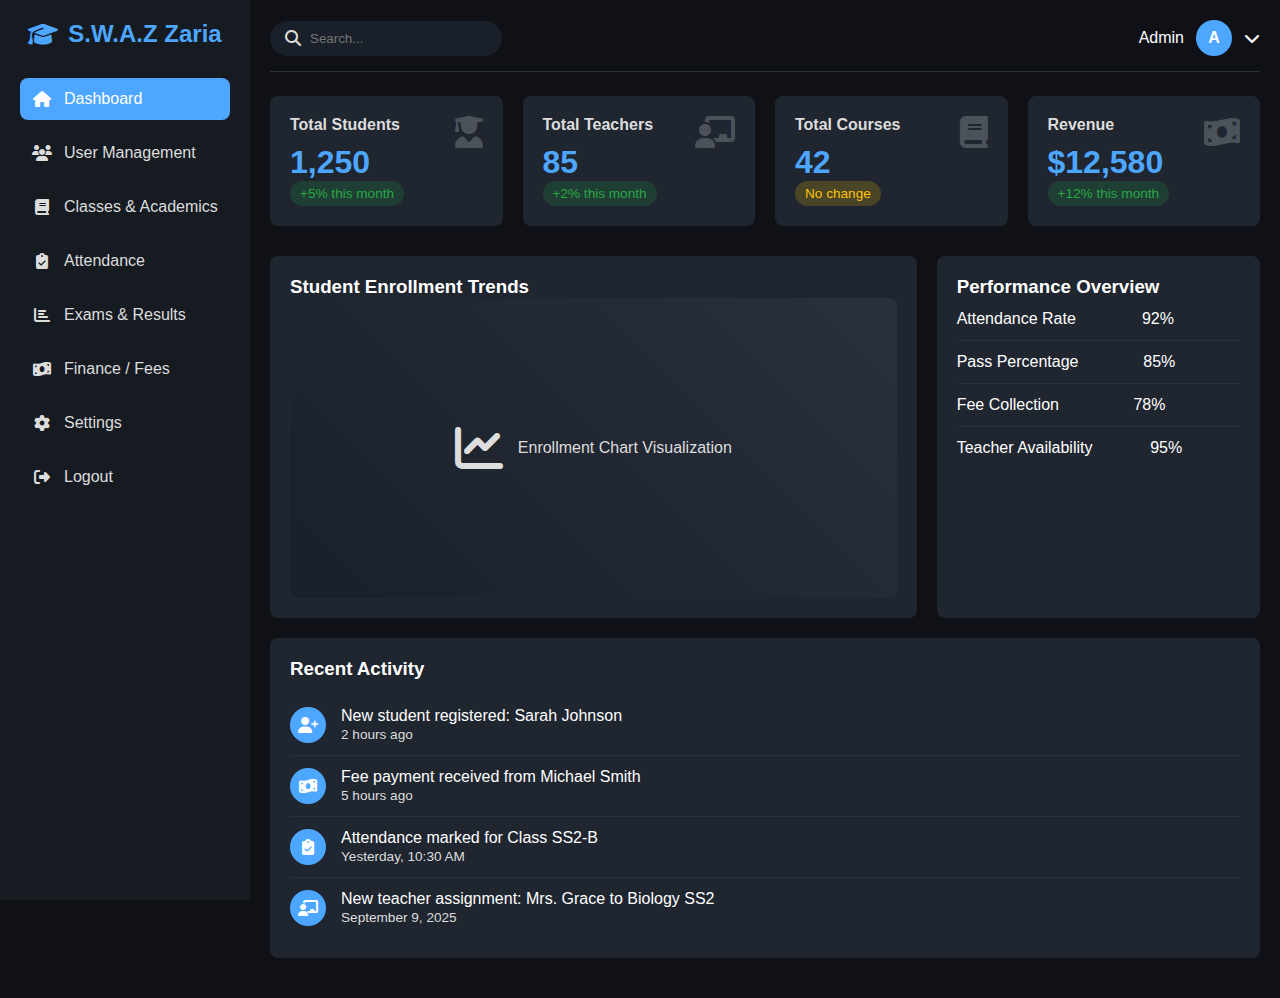
<file: admin/admin_dashboard.html>
<!DOCTYPE html>
<html lang="en">
<head>
  <meta charset="UTF-8">
  <meta name="viewport" content="width=device-width, initial-scale=1.0">
  <title>Admin Dashboard - S.W.A.Z Zaria</title>
  <link rel="stylesheet" href="https://cdnjs.cloudflare.com/ajax/libs/font-awesome/6.4.0/css/all.min.css">
  
  <style>
    :root {
      --primary-bg: #0f1117;
      --sidebar-bg: #161b22;
      --card-bg: #1f2630;
      --accent-color: #4da6ff;
      --hover-color: #3a8bd8;
      --text-color: #fff;
      --text-secondary: #ddd;
      --success-color: #28a745;
      --warning-color: #ffc107;
      --danger-color: #e74c3c;
      --border-radius: 8px;
    }

    * {
      box-sizing: border-box;
      margin: 0;
      padding: 0;
    }

    body {
      font-family: 'Segoe UI', Tahoma, Geneva, Verdana, sans-serif;
      background: var(--primary-bg);
      color: var(--text-color);
      display: flex;
      min-height: 100vh;
      position: relative;
    }

    /* Sidebar */
    .sidebar {
      width: 250px;
      background: var(--sidebar-bg);
      padding: 20px;
      height: 100vh;
      position: fixed;
      top: 0;
      left: 0;
      transition: transform 0.3s ease;
      overflow-y: auto;
      z-index: 1000;
    }

    .sidebar .logo {
      color: var(--accent-color);
      text-align: center;
      margin-bottom: 30px;
      display: flex;
      align-items: center;
      justify-content: center;
      gap: 10px;
    }

    .logo-icon {
      font-size: 1.5rem;
    }

    .sidebar .nav-links {
      list-style: none;
      padding: 0;
      margin: 0;
    }

    .sidebar .nav-links li {
      margin: 12px 0;
    }

    .sidebar .nav-links a {
      text-decoration: none;
      color: var(--text-secondary);
      display: flex;
      align-items: center;
      gap: 12px;
      font-weight: 500;
      padding: 12px;
      border-radius: var(--border-radius);
      transition: all 0.3s;
    }

    .sidebar .nav-links a:hover {
      background: var(--accent-color);
      color: var(--text-color);
    }

    .sidebar .nav-links a.active {
      background: var(--accent-color);
      color: var(--text-color);
    }

    .sidebar .nav-links i {
      width: 20px;
      text-align: center;
    }

    /* Overlay for mobile */
    .overlay {
      display: none;
      position: fixed;
      top: 0;
      left: 0;
      width: 100%;
      height: 100%;
      background: rgba(0, 0, 0, 0.5);
      z-index: 999;
    }

    /* Main content */
    .main-content {
      flex: 1;
      margin-left: 250px;
      padding: 20px;
      transition: margin-left 0.3s ease;
    }

    /* Topbar */
    .topbar {
      display: flex;
      justify-content: space-between;
      align-items: center;
      margin-bottom: 24px;
      padding-bottom: 15px;
      border-bottom: 1px solid #2a303c;
    }

    .search-box {
      position: relative;
      flex: 1;
      max-width: 400px;
    }

    .search-box input {
      padding: 10px 15px 10px 40px;
      border-radius: 20px;
      border: none;
      outline: none;
      width: 100%;
      background: #1a2029;
      color: var(--text-color);
    }

    .search-box i {
      position: absolute;
      left: 15px;
      top: 50%;
      transform: translateY(-50%);
      color: var(--text-secondary);
    }

    .profile {
      display: flex;
      align-items: center;
      gap: 12px;
      margin-left: 20px;
    }

    .profile-img {
      width: 36px;
      height: 36px;
      border-radius: 50%;
      background: #4da6ff;
      display: flex;
      align-items: center;
      justify-content: center;
      font-weight: bold;
    }

    .hamburger {
      cursor: pointer;
      font-size: 24px;
      margin-right: 15px;
      display: none;
    }

    /* Cards */
    .cards {
      display: grid;
      grid-template-columns: repeat(auto-fit, minmax(220px, 1fr));
      gap: 20px;
      margin-bottom: 30px;
    }

    .card {
      background: var(--card-bg);
      padding: 20px;
      border-radius: var(--border-radius);
      transition: transform 0.3s;
      position: relative;
      overflow: hidden;
    }

    .card:hover {
      transform: translateY(-5px);
      box-shadow: 0 5px 15px rgba(0, 0, 0, 0.2);
    }

    .card h3 {
      font-size: 1rem;
      margin-bottom: 10px;
      color: var(--text-secondary);
    }

    .card p {
      font-size: 2rem;
      font-weight: bold;
      color: var(--accent-color);
    }

    .card-icon {
      position: absolute;
      right: 20px;
      top: 20px;
      font-size: 2rem;
      opacity: 0.2;
    }

    /* Charts and Stats */
    .stats-container {
      display: grid;
      grid-template-columns: 2fr 1fr;
      gap: 20px;
      margin-bottom: 20px;
    }

    .chart-container, .quick-stats {
      background: var(--card-bg);
      padding: 20px;
      border-radius: var(--border-radius);
    }

    .chart-placeholder {
      height: 300px;
      background: linear-gradient(45deg, #1a2029, #2a303c);
      border-radius: var(--border-radius);
      display: flex;
      align-items: center;
      justify-content: center;
      color: var(--text-secondary);
    }

    .stats-list {
      list-style: none;
    }

    .stats-list li {
      padding: 12px 0;
      border-bottom: 1px solid #2a303c;
      display: flex;
      justify-content: space-between;
    }

    .stats-list li:last-child {
      border-bottom: none;
    }

    .progress-bar {
      height: 8px;
      background: #2a303c;
      border-radius: 4px;
      margin-top: 5px;
      overflow: hidden;
    }

    .progress {
      height: 100%;
      border-radius: 4px;
    }

    /* Recent Activity */
    .activity-container {
      background: var(--card-bg);
      padding: 20px;
      border-radius: var(--border-radius);
      margin-bottom: 20px;
    }

    .activity-list {
      list-style: none;
      margin-top: 15px;
    }

    .activity-list li {
      padding: 12px 0;
      border-bottom: 1px solid #2a303c;
      display: flex;
      gap: 15px;
    }

    .activity-list li:last-child {
      border-bottom: none;
    }

    .activity-icon {
      width: 36px;
      height: 36px;
      border-radius: 50%;
      background: var(--accent-color);
      display: flex;
      align-items: center;
      justify-content: center;
      flex-shrink: 0;
    }

    .activity-content {
      flex: 1;
    }

    .activity-time {
      color: var(--text-secondary);
      font-size: 0.85rem;
    }

    /* Mobile first adjustments */
    @media screen and (max-width: 992px) {
      .cards {
        grid-template-columns: repeat(2, 1fr);
      }
      
      .stats-container {
        grid-template-columns: 1fr;
      }
    }

    @media screen and (max-width: 768px) {
      .sidebar {
        transform: translateX(-100%);
        box-shadow: 2px 0 10px rgba(0, 0, 0, 0.2);
      }
      
      .sidebar.active {
        transform: translateX(0);
      }
      
      .overlay.active {
        display: block;
      }
      
      .main-content {
        margin-left: 0;
        width: 100%;
      }
      
      .hamburger {
        display: block;
      }
      
      .cards {
        grid-template-columns: 1fr;
      }
    }

    @media screen and (max-width: 576px) {
      .topbar {
        flex-direction: column;
        align-items: flex-start;
        gap: 15px;
      }
      
      .search-box {
        max-width: 100%;
      }
      
      .profile {
        margin-left: 0;
        align-self: flex-end;
      }
    }

    /* Status indicators */
    .status {
      display: inline-block;
      padding: 5px 10px;
      border-radius: 20px;
      font-size: 0.85rem;
    }
    
    .status-success {
      background: rgba(40, 167, 69, 0.2);
      color: #28a745;
    }
    
    .status-warning {
      background: rgba(255, 193, 7, 0.2);
      color: #ffc107;
    }
    
    .status-danger {
      background: rgba(231, 76, 60, 0.2);
      color: #e74c3c;
    }
  </style>
</head>
<body>
  <!-- Overlay for mobile -->
  <div class="overlay" id="overlay"></div>

  <!-- Sidebar -->
  <div class="sidebar" id="sidebar">
    <div class="logo">
      <i class="fas fa-graduation-cap logo-icon"></i>
      <h2>S.W.A.Z Zaria</h2>
    </div>
    <ul class="nav-links">
      <li><a href="admin_dashboard.html" class="active"><i class="fas fa-home"></i> Dashboard</a></li>
      <li><a href="User_management.html"><i class="fas fa-users"></i> User Management</a></li>
      <li><a href="classes.html"><i class="fas fa-book"></i> Classes & Academics</a></li>
      <li><a href="attendance.html"><i class="fas fa-clipboard-check"></i> Attendance</a></li>
      <li><a href="exams.html"><i class="fas fa-chart-bar"></i> Exams & Results</a></li>
      <li><a href="finance.html"><i class="fas fa-money-bill-wave"></i> Finance / Fees</a></li>
      <li><a href="#"><i class="fas fa-cog"></i> Settings</a></li>
      <li><a href="#"><i class="fas fa-sign-out-alt"></i> Logout</a></li>
    </ul>
  </div>

  <!-- Main content -->
  <div class="main-content" id="main-content">
    <div class="topbar">
      <div class="left-section">
        <span class="hamburger" id="hamburger">
          <i class="fas fa-bars">&#9776;</i>
        </span>
        <div class="search-box">
          <i class="fas fa-search"></i>
          <input type="text" placeholder="Search...">
        </div>
      </div>
      <div class="profile">
        <span>Admin</span>
        <div class="profile-img">A</div>
        <i class="fas fa-chevron-down"></i>
      </div>
    </div>

    <!-- Overview Cards -->
    <div class="cards">
      <div class="card">
        <i class="fas fa-user-graduate card-icon"></i>
        <h3>Total Students</h3>
        <p>1,250</p>
        <span class="status status-success">+5% this month</span>
      </div>
      <div class="card">
        <i class="fas fa-chalkboard-teacher card-icon"></i>
        <h3>Total Teachers</h3>
        <p>85</p>
        <span class="status status-success">+2% this month</span>
      </div>
      <div class="card">
        <i class="fas fa-book card-icon"></i>
        <h3>Total Courses</h3>
        <p>42</p>
        <span class="status status-warning">No change</span>
      </div>
      <div class="card">
        <i class="fas fa-money-bill-wave card-icon"></i>
        <h3>Revenue</h3>
        <p>$12,580</p>
        <span class="status status-success">+12% this month</span>
      </div>
    </div>

    <!-- Charts and Stats -->
    <div class="stats-container">
      <div class="chart-container">
        <h3>Student Enrollment Trends</h3>
        <div class="chart-placeholder">
          <i class="fas fa-chart-line" style="font-size: 3rem; margin-right: 15px;"></i>
          Enrollment Chart Visualization
        </div>
      </div>
      
      <div class="quick-stats">
        <h3>Performance Overview</h3>
        <ul class="stats-list">
          <li>
            <span>Attendance Rate</span>
            <span>92%</span>
            <div class="progress-bar">
              <div class="progress" style="width: 92%; background: var(--success-color);"></div>
            </div>
          </li>
          <li>
            <span>Pass Percentage</span>
            <span>85%</span>
            <div class="progress-bar">
              <div class="progress" style="width: 85%; background: var(--accent-color);"></div>
            </div>
          </li>
          <li>
            <span>Fee Collection</span>
            <span>78%</span>
            <div class="progress-bar">
              <div class="progress" style="width: 78%; background: var(--warning-color);"></div>
            </div>
          </li>
          <li>
            <span>Teacher Availability</span>
            <span>95%</span>
            <div class="progress-bar">
              <div class="progress" style="width: 95%; background: var(--success-color);"></div>
            </div>
          </li>
        </ul>
      </div>
    </div>

    <!-- Recent Activity -->
    <div class="activity-container">
      <h3>Recent Activity</h3>
      <ul class="activity-list">
        <li>
          <div class="activity-icon">
            <i class="fas fa-user-plus"></i>
          </div>
          <div class="activity-content">
            <p>New student registered: Sarah Johnson</p>
            <span class="activity-time">2 hours ago</span>
          </div>
        </li>
        <li>
          <div class="activity-icon">
            <i class="fas fa-money-bill-wave"></i>
          </div>
          <div class="activity-content">
            <p>Fee payment received from Michael Smith</p>
            <span class="activity-time">5 hours ago</span>
          </div>
        </li>
        <li>
          <div class="activity-icon">
            <i class="fas fa-clipboard-check"></i>
          </div>
          <div class="activity-content">
            <p>Attendance marked for Class SS2-B</p>
            <span class="activity-time">Yesterday, 10:30 AM</span>
          </div>
        </li>
        <li>
          <div class="activity-icon">
            <i class="fas fa-chalkboard-teacher"></i>
          </div>
          <div class="activity-content">
            <p>New teacher assignment: Mrs. Grace to Biology SS2</p>
            <span class="activity-time">September 9, 2025</span>
          </div>
        </li>
      </ul>
    </div>
  </div>

  <!-- JS -->
  <script>
    document.addEventListener('DOMContentLoaded', function() {
      const hamburger = document.getElementById("hamburger");
      const sidebar = document.getElementById("sidebar");
      const overlay = document.getElementById("overlay");
      
      // Sidebar toggle with overlay
      function toggleSidebar() {
        sidebar.classList.toggle("active");
        overlay.classList.toggle("active");
        document.body.classList.toggle("no-scroll");
      }
      
      hamburger.addEventListener("click", toggleSidebar);
      overlay.addEventListener("click", toggleSidebar);
      
      // Handle window resize
      function handleResize() {
        if (window.innerWidth > 768) {
          sidebar.classList.remove("active");
          overlay.classList.remove("active");
        }
      }
      
      window.addEventListener('resize', handleResize);
      
      // Simulate loading data
      setTimeout(() => {
        document.querySelectorAll('.card').forEach(card => {
          card.style.transform = 'translateY(0)';
          card.style.opacity = '1';
        });
      }, 300);
    });
  </script>
</body>
</html>
</file>
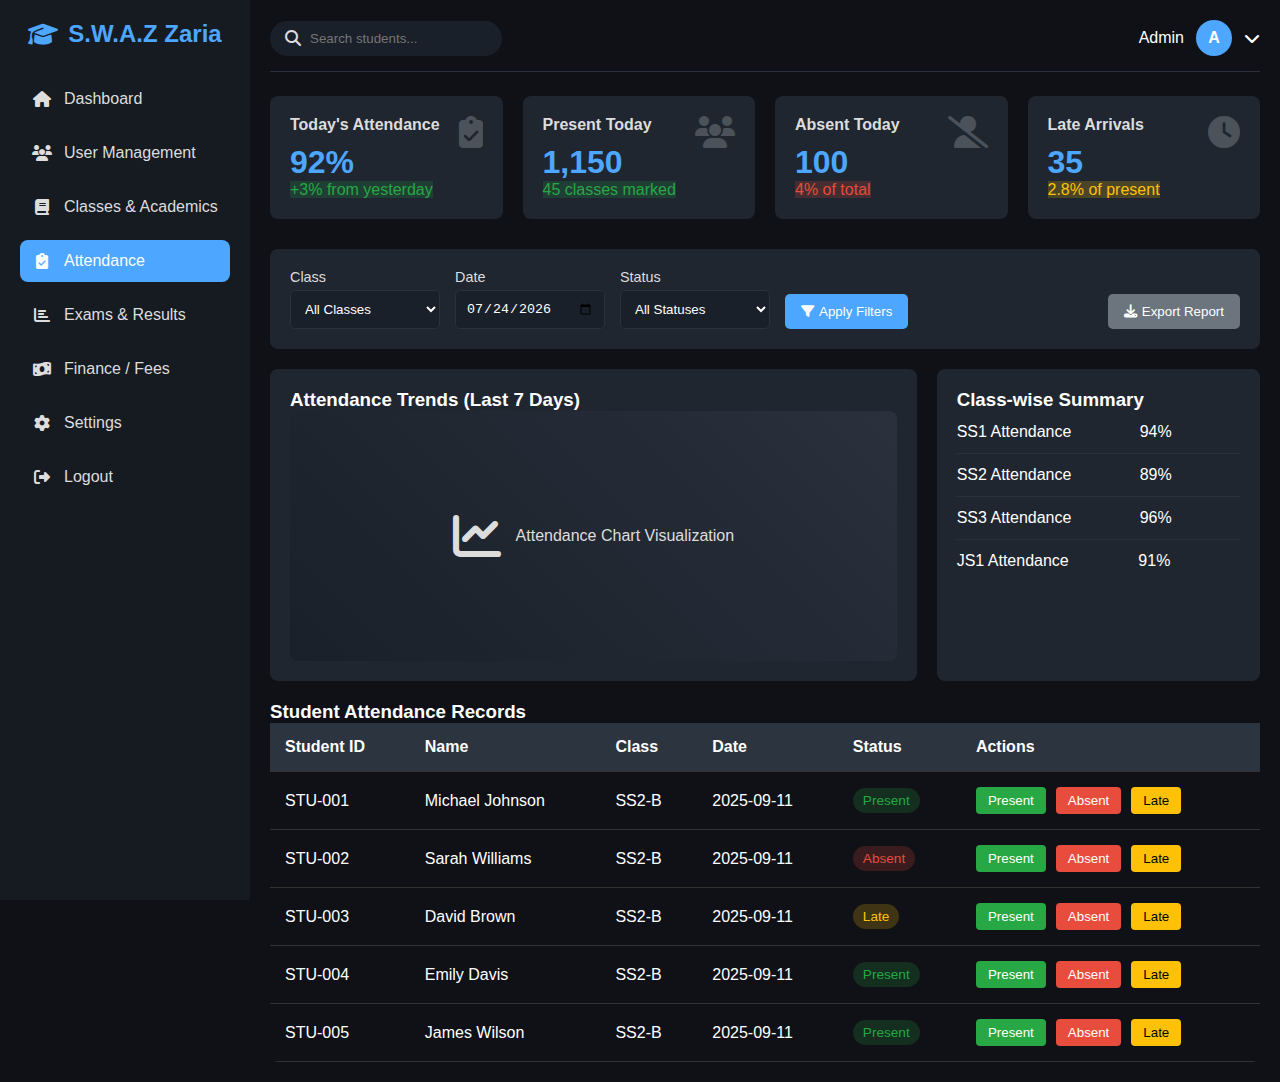
<file: admin/attendance.html>
<!DOCTYPE html>
<html lang="en">
<head>
  <meta charset="UTF-8">
  <meta name="viewport" content="width=device-width, initial-scale=1.0">
  <title>Attendance Management - S.W.A.Z Zaria</title>
  <link rel="stylesheet" href="https://cdnjs.cloudflare.com/ajax/libs/font-awesome/6.4.0/css/all.min.css">
  
  <style>
    :root {
      --primary-bg: #0f1117;
      --sidebar-bg: #161b22;
      --card-bg: #1f2630;
      --accent-color: #4da6ff;
      --hover-color: #3a8bd8;
      --text-color: #fff;
      --text-secondary: #ddd;
      --success-color: #28a745;
      --warning-color: #ffc107;
      --danger-color: #e74c3c;
      --border-radius: 8px;
    }

    * {
      box-sizing: border-box;
      margin: 0;
      padding: 0;
    }

    body {
      font-family: 'Segoe UI', Tahoma, Geneva, Verdana, sans-serif;
      background: var(--primary-bg);
      color: var(--text-color);
      display: flex;
      min-height: 100vh;
      position: relative;
    }

    /* Sidebar */
    .sidebar {
      width: 250px;
      background: var(--sidebar-bg);
      padding: 20px;
      height: 100vh;
      position: fixed;
      top: 0;
      left: 0;
      transition: transform 0.3s ease;
      overflow-y: auto;
      z-index: 1000;
    }

    .sidebar .logo {
      color: var(--accent-color);
      text-align: center;
      margin-bottom: 30px;
      display: flex;
      align-items: center;
      justify-content: center;
      gap: 10px;
    }

    .logo-icon {
      font-size: 1.5rem;
    }

    .sidebar .nav-links {
      list-style: none;
      padding: 0;
      margin: 0;
    }

    .sidebar .nav-links li {
      margin: 12px 0;
    }

    .sidebar .nav-links a {
      text-decoration: none;
      color: var(--text-secondary);
      display: flex;
      align-items: center;
      gap: 12px;
      font-weight: 500;
      padding: 12px;
      border-radius: var(--border-radius);
      transition: all 0.3s;
    }

    .sidebar .nav-links a:hover {
      background: var(--accent-color);
      color: var(--text-color);
    }

    .sidebar .nav-links a.active {
      background: var(--accent-color);
      color: var(--text-color);
    }

    .sidebar .nav-links i {
      width: 20px;
      text-align: center;
    }

    /* Overlay for mobile */
    .overlay {
      display: none;
      position: fixed;
      top: 0;
      left: 0;
      width: 100%;
      height: 100%;
      background: rgba(0, 0, 0, 0.5);
      z-index: 999;
    }

    /* Main content */
    .main-content {
      flex: 1;
      margin-left: 250px;
      padding: 20px;
      transition: margin-left 0.3s ease;
    }

    /* Topbar */
    .topbar {
      display: flex;
      justify-content: space-between;
      align-items: center;
      margin-bottom: 24px;
      padding-bottom: 15px;
      border-bottom: 1px solid #2a303c;
    }

    .search-box {
      position: relative;
      flex: 1;
      max-width: 400px;
    }

    .search-box input {
      padding: 10px 15px 10px 40px;
      border-radius: 20px;
      border: none;
      outline: none;
      width: 100%;
      background: #1a2029;
      color: var(--text-color);
    }

    .search-box i {
      position: absolute;
      left: 15px;
      top: 50%;
      transform: translateY(-50%);
      color: var(--text-secondary);
    }

    .profile {
      display: flex;
      align-items: center;
      gap: 12px;
      margin-left: 20px;
    }

    .profile-img {
      width: 36px;
      height: 36px;
      border-radius: 50%;
      background: #4da6ff;
      display: flex;
      align-items: center;
      justify-content: center;
      font-weight: bold;
    }

    .hamburger {
      cursor: pointer;
      font-size: 24px;
      margin-right: 15px;
      display: none;
    }

    /* Cards */
    .cards {
      display: grid;
      grid-template-columns: repeat(auto-fit, minmax(220px, 1fr));
      gap: 20px;
      margin-bottom: 30px;
    }

    .card {
      background: var(--card-bg);
      padding: 20px;
      border-radius: var(--border-radius);
      transition: transform 0.3s;
      position: relative;
      overflow: hidden;
    }

    .card:hover {
      transform: translateY(-5px);
      box-shadow: 0 5px 15px rgba(0, 0, 0, 0.2);
    }

    .card h3 {
      font-size: 1rem;
      margin-bottom: 10px;
      color: var(--text-secondary);
    }

    .card p {
      font-size: 2rem;
      font-weight: bold;
      color: var(--accent-color);
    }

    .card-icon {
      position: absolute;
      right: 20px;
      top: 20px;
      font-size: 2rem;
      opacity: 0.2;
    }

    /* Filters */
    .filters {
      background: var(--card-bg);
      padding: 20px;
      border-radius: var(--border-radius);
      margin-bottom: 20px;
      display: flex;
      flex-wrap: wrap;
      gap: 15px;
      align-items: center;
    }

    .filter-group {
      display: flex;
      flex-direction: column;
      gap: 5px;
    }

    .filter-group label {
      font-size: 0.9rem;
      color: var(--text-secondary);
    }

    .filter-group select, .filter-group input {
      padding: 10px;
      border-radius: 5px;
      border: 1px solid #2a303c;
      background: #1a2029;
      color: var(--text-color);
      min-width: 150px;
    }

    /* Attendance Table */
    .table-container {
      overflow-x: auto;
      border-radius: var(--border-radius);
      margin-top: 20px;
    }

    table {
      width: 100%;
      border-collapse: collapse;
      min-width: 800px;
    }

    th, td {
      padding: 15px;
      text-align: left;
      border-bottom: 1px solid #333;
    }

    th {
      background: #2c3440;
      font-weight: 600;
    }

    tr:hover {
      background: #2a303c;
    }

    /* Attendance status */
    .attendance-status {
      display: flex;
      gap: 10px;
    }

    .status-btn {
      padding: 6px 12px;
      border: none;
      border-radius: 4px;
      cursor: pointer;
      font-weight: 500;
      transition: all 0.3s;
    }

    .status-btn:hover {
      opacity: 0.9;
      transform: translateY(-2px);
    }

    .btn-present {
      background: var(--success-color);
      color: white;
    }

    .btn-absent {
      background: var(--danger-color);
      color: white;
    }

    .btn-late {
      background: var(--warning-color);
      color: black;
    }

    .status-indicator {
      display: inline-block;
      padding: 5px 10px;
      border-radius: 20px;
      font-size: 0.85rem;
    }
    
    .status-present {
      background: rgba(40, 167, 69, 0.2);
      color: #28a745;
    }
    
    .status-absent {
      background: rgba(231, 76, 60, 0.2);
      color: #e74c3c;
    }
    
    .status-late {
      background: rgba(255, 193, 7, 0.2);
      color: #ffc107;
    }

    /* Action buttons */
    .btn {
      padding: 10px 16px;
      border: none;
      border-radius: 5px;
      cursor: pointer;
      font-weight: 500;
      transition: all 0.3s;
      display: inline-flex;
      align-items: center;
      gap: 5px;
    }

    .btn:hover {
      opacity: 0.9;
      transform: translateY(-2px);
    }

    .btn-primary { 
      background: var(--accent-color); 
      color: white; 
    }

    .btn-secondary { 
      background: #6c757d; 
      color: white; 
    }

    /* Stats section */
    .stats-container {
      display: grid;
      grid-template-columns: 2fr 1fr;
      gap: 20px;
      margin-bottom: 20px;
    }

    .chart-container, .summary {
      background: var(--card-bg);
      padding: 20px;
      border-radius: var(--border-radius);
    }

    .chart-placeholder {
      height: 250px;
      background: linear-gradient(45deg, #1a2029, #2a303c);
      border-radius: var(--border-radius);
      display: flex;
      align-items: center;
      justify-content: center;
      color: var(--text-secondary);
    }

    .summary-stats {
      list-style: none;
    }

    .summary-stats li {
      padding: 12px 0;
      border-bottom: 1px solid #2a303c;
      display: flex;
      justify-content: space-between;
    }

    .summary-stats li:last-child {
      border-bottom: none;
    }

    .progress-bar {
      height: 8px;
      background: #2a303c;
      border-radius: 4px;
      margin-top: 5px;
      overflow: hidden;
    }

    .progress {
      height: 100%;
      border-radius: 4px;
    }

    /* Mobile first adjustments */
    @media screen and (max-width: 992px) {
      .cards {
        grid-template-columns: repeat(2, 1fr);
      }
      
      .stats-container {
        grid-template-columns: 1fr;
      }
    }

    @media screen and (max-width: 768px) {
      .sidebar {
        transform: translateX(-100%);
        box-shadow: 2px 0 10px rgba(0, 0, 0, 0.2);
      }
      
      .sidebar.active {
        transform: translateX(0);
      }
      
      .overlay.active {
        display: block;
      }
      
      .main-content {
        margin-left: 0;
        width: 100%;
      }
      
      .hamburger {
        display: block;
      }
      
      .cards {
        grid-template-columns: 1fr;
      }
      
      .filters {
        flex-direction: column;
        align-items: flex-start;
      }
      
      .filter-group {
        width: 100%;
      }
      
      .filter-group select, .filter-group input {
        width: 100%;
      }
    }

    @media screen and (max-width: 576px) {
      .topbar {
        flex-direction: column;
        align-items: flex-start;
        gap: 15px;
      }
      
      .search-box {
        max-width: 100%;
      }
      
      .profile {
        margin-left: 0;
        align-self: flex-end;
      }
      
      .attendance-status {
        flex-direction: column;
        gap: 5px;
      }
    }
  </style>
</head>
<body>
  <!-- Overlay for mobile -->
  <div class="overlay" id="overlay"></div>

  <!-- Sidebar -->
  <div class="sidebar" id="sidebar">
    <div class="logo">
      <i class="fas fa-graduation-cap logo-icon"></i>
      <h2>S.W.A.Z Zaria</h2>
    </div>
    <ul class="nav-links">
    <li><a href="admin_dashboard.html"><i class="fas fa-home"></i> Dashboard</a></li>
      <li><a href="User_management.html" ><i class="fas fa-users"></i> User Management</a></li>
      <li><a href="classes.html"><i class="fas fa-book"></i> Classes & Academics</a></li>
      <li><a href="attendance.html" class="active"><i class="fas fa-clipboard-check"></i> Attendance</a></li>
      <li><a href="exams.html"><i class="fas fa-chart-bar"></i> Exams & Results</a></li>
      <li><a href="#"><i class="fas fa-money-bill-wave"></i> Finance / Fees</a></li>
      <li><a href="#"><i class="fas fa-cog"></i> Settings</a></li>
      <li><a href="#"><i class="fas fa-sign-out-alt"></i> Logout</a></li>
    </ul>
  </div>

  <!-- Main content -->
  <div class="main-content" id="main-content">
    <div class="topbar">
      <div class="left-section">
        <span class="hamburger" id="hamburger">
          <i class="fas fa-bars">&#9776;</i>
        </span>
        <div class="search-box">
          <i class="fas fa-search"></i>
          <input type="text" placeholder="Search students...">
        </div>
      </div>
      <div class="profile">
        <span>Admin</span>
        <div class="profile-img">A</div>
        <i class="fas fa-chevron-down"></i>
      </div>
    </div>

    <!-- Overview Cards -->
    <div class="cards">
      <div class="card">
        <i class="fas fa-clipboard-check card-icon"></i>
        <h3>Today's Attendance</h3>
        <p>92%</p>
        <span class="status status-present">+3% from yesterday</span>
      </div>
      <div class="card">
        <i class="fas fa-users card-icon"></i>
        <h3>Present Today</h3>
        <p>1,150</p>
        <span class="status status-present">45 classes marked</span>
      </div>
      <div class="card">
        <i class="fas fa-user-slash card-icon"></i>
        <h3>Absent Today</h3>
        <p>100</p>
        <span class="status status-absent">4% of total</span>
      </div>
      <div class="card">
        <i class="fas fa-clock card-icon"></i>
        <h3>Late Arrivals</h3>
        <p>35</p>
        <span class="status status-late">2.8% of present</span>
      </div>
    </div>

    <!-- Filters -->
    <div class="filters">
      <div class="filter-group">
        <label for="class-select">Class</label>
        <select id="class-select">
          <option value="">All Classes</option>
          <option value="ss1">SS1</option>
          <option value="ss2">SS2</option>
          <option value="ss3">SS3</option>
          <option value="js1">JS1</option>
          <option value="js2">JS2</option>
          <option value="js3">JS3</option>
        </select>
      </div>
      
      <div class="filter-group">
        <label for="date-select">Date</label>
        <input type="date" id="date-select" value="2025-09-11">
      </div>
      
      <div class="filter-group">
        <label for="status-select">Status</label>
        <select id="status-select">
          <option value="">All Statuses</option>
          <option value="present">Present</option>
          <option value="absent">Absent</option>
          <option value="late">Late</option>
        </select>
      </div>
      
      <div class="filter-group" style="align-self: flex-end;">
        <button class="btn btn-primary"><i class="fas fa-filter"></i> Apply Filters</button>
      </div>
      
      <div class="filter-group" style="align-self: flex-end; margin-left: auto;">
        <button class="btn btn-secondary"><i class="fas fa-download"></i> Export Report</button>
      </div>
    </div>

    <!-- Stats Section -->
    <div class="stats-container">
      <div class="chart-container">
        <h3>Attendance Trends (Last 7 Days)</h3>
        <div class="chart-placeholder">
          <i class="fas fa-chart-line" style="font-size: 3rem; margin-right: 15px;"></i>
          Attendance Chart Visualization
        </div>
      </div>
      
      <div class="summary">
        <h3>Class-wise Summary</h3>
        <ul class="summary-stats">
          <li>
            <span>SS1 Attendance</span>
            <span>94%</span>
            <div class="progress-bar">
              <div class="progress" style="width: 94%; background: var(--success-color);"></div>
            </div>
          </li>
          <li>
            <span>SS2 Attendance</span>
            <span>89%</span>
            <div class="progress-bar">
              <div class="progress" style="width: 89%; background: var(--warning-color);"></div>
            </div>
          </li>
          <li>
            <span>SS3 Attendance</span>
            <span>96%</span>
            <div class="progress-bar">
              <div class="progress" style="width: 96%; background: var(--success-color);"></div>
            </div>
          </li>
          <li>
            <span>JS1 Attendance</span>
            <span>91%</span>
            <div class="progress-bar">
              <div class="progress" style="width: 91%; background: var(--success-color);"></div>
            </div>
          </li>
        </ul>
      </div>
    </div>

    <!-- Attendance Table -->
    <div class="table-container">
      <h3>Student Attendance Records</h3>
      <table>
        <thead>
          <tr>
            <th>Student ID</th>
            <th>Name</th>
            <th>Class</th>
            <th>Date</th>
            <th>Status</th>
            <th>Actions</th>
          </tr>
        </thead>
        <tbody>
          <tr>
            <td>STU-001</td>
            <td>Michael Johnson</td>
            <td>SS2-B</td>
            <td>2025-09-11</td>
            <td><span class="status-indicator status-present">Present</span></td>
            <td>
              <div class="attendance-status">
                <button class="status-btn btn-present">Present</button>
                <button class="status-btn btn-absent">Absent</button>
                <button class="status-btn btn-late">Late</button>
              </div>
            </td>
          </tr>
          <tr>
            <td>STU-002</td>
            <td>Sarah Williams</td>
            <td>SS2-B</td>
            <td>2025-09-11</td>
            <td><span class="status-indicator status-absent">Absent</span></td>
            <td>
              <div class="attendance-status">
                <button class="status-btn btn-present">Present</button>
                <button class="status-btn btn-absent">Absent</button>
                <button class="status-btn btn-late">Late</button>
              </div>
            </td>
          </tr>
          <tr>
            <td>STU-003</td>
            <td>David Brown</td>
            <td>SS2-B</td>
            <td>2025-09-11</td>
            <td><span class="status-indicator status-late">Late</span></td>
            <td>
              <div class="attendance-status">
                <button class="status-btn btn-present">Present</button>
                <button class="status-btn btn-absent">Absent</button>
                <button class="status-btn btn-late">Late</button>
              </div>
            </td>
          </tr>
          <tr>
            <td>STU-004</td>
            <td>Emily Davis</td>
            <td>SS2-B</td>
            <td>2025-09-11</td>
            <td><span class="status-indicator status-present">Present</span></td>
            <td>
              <div class="attendance-status">
                <button class="status-btn btn-present">Present</button>
                <button class="status-btn btn-absent">Absent</button>
                <button class="status-btn btn-late">Late</button>
              </div>
            </td>
          </tr>
          <tr>
            <td>STU-005</td>
            <td>James Wilson</td>
            <td>SS2-B</td>
            <td>2025-09-11</td>
            <td><span class="status-indicator status-present">Present</span></td>
            <td>
              <div class="attendance-status">
                <button class="status-btn btn-present">Present</button>
                <button class="status-btn btn-absent">Absent</button>
                <button class="status-btn btn-late">Late</button>
              </div>
            </td>
          </tr>
        </tbody>
      </table>
    </div>
  </div>

  <!-- JS -->
  <script>
    document.addEventListener('DOMContentLoaded', function() {
      const hamburger = document.getElementById("hamburger");
      const sidebar = document.getElementById("sidebar");
      const overlay = document.getElementById("overlay");
      
      // Sidebar toggle with overlay
      function toggleSidebar() {
        sidebar.classList.toggle("active");
        overlay.classList.toggle("active");
        document.body.classList.toggle("no-scroll");
      }
      
      hamburger.addEventListener("click", toggleSidebar);
      overlay.addEventListener("click", toggleSidebar);
      
      // Handle window resize
      function handleResize() {
        if (window.innerWidth > 768) {
          sidebar.classList.remove("active");
          overlay.classList.remove("active");
        }
      }
      
      window.addEventListener('resize', handleResize);
      
      // Attendance status buttons
      const statusButtons = document.querySelectorAll('.status-btn');
      statusButtons.forEach(button => {
        button.addEventListener('click', function() {
          const row = this.closest('tr');
          const statusCell = row.querySelector('.status-indicator');
          
          // Remove all status classes
          statusCell.classList.remove('status-present', 'status-absent', 'status-late');
          
          // Add the appropriate class based on button clicked
          if (this.classList.contains('btn-present')) {
            statusCell.textContent = 'Present';
            statusCell.classList.add('status-present');
          } else if (this.classList.contains('btn-absent')) {
            statusCell.textContent = 'Absent';
            statusCell.classList.add('status-absent');
          } else if (this.classList.contains('btn-late')) {
            statusCell.textContent = 'Late';
            statusCell.classList.add('status-late');
          }
        });
      });
      
      // Set today's date as default
      const today = new Date();
      const formattedDate = today.toISOString().substr(0, 10);
      document.getElementById('date-select').value = formattedDate;
    });
  </script>
</body>
</html>
</file>
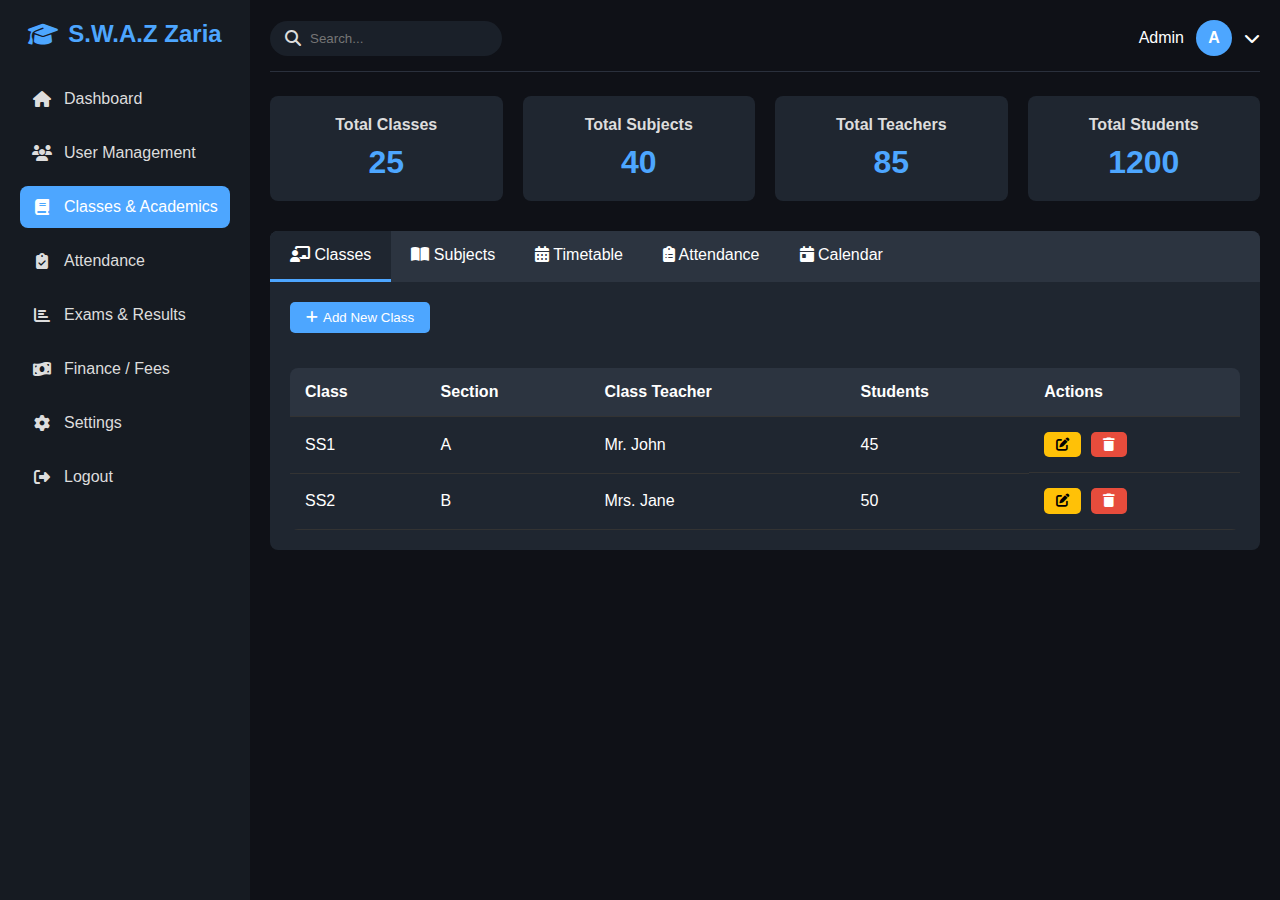
<file: admin/classes.html>
<!DOCTYPE html>
<html lang="en">
<head>
  <meta charset="UTF-8">
  <meta name="viewport" content="width=device-width, initial-scale=1.0">
  <title>Classes & Academics - Admin Dashboard</title>
  <link rel="stylesheet" href="https://cdnjs.cloudflare.com/ajax/libs/font-awesome/6.4.0/css/all.min.css">
  
  <style>
    :root {
      --primary-bg: #0f1117;
      --sidebar-bg: #161b22;
      --card-bg: #1f2630;
      --accent-color: #4da6ff;
      --hover-color: #3a8bd8;
      --text-color: #fff;
      --text-secondary: #ddd;
      --success-color: #28a745;
      --warning-color: #ffc107;
      --danger-color: #e74c3c;
      --border-radius: 8px;
    }

    * {
      box-sizing: border-box;
      margin: 0;
      padding: 0;
    }

    body {
      font-family: 'Segoe UI', Tahoma, Geneva, Verdana, sans-serif;
      background: var(--primary-bg);
      color: var(--text-color);
      display: flex;
      min-height: 100vh;
      position: relative;
    }

    /* Sidebar */
    .sidebar {
      width: 250px;
      background: var(--sidebar-bg);
      padding: 20px;
      height: 100vh;
      position: fixed;
      top: 0;
      left: 0;
      transition: transform 0.3s ease;
      overflow-y: auto;
      z-index: 1000;
    }

    .sidebar .logo {
      color: var(--accent-color);
      text-align: center;
      margin-bottom: 30px;
      display: flex;
      align-items: center;
      justify-content: center;
      gap: 10px;
    }

    .logo-icon {
      font-size: 1.5rem;
    }

    .sidebar .nav-links {
      list-style: none;
      padding: 0;
      margin: 0;
    }

    .sidebar .nav-links li {
      margin: 12px 0;
    }

    .sidebar .nav-links a {
      text-decoration: none;
      color: var(--text-secondary);
      display: flex;
      align-items: center;
      gap: 12px;
      font-weight: 500;
      padding: 12px;
      border-radius: var(--border-radius);
      transition: all 0.3s;
    }

    .sidebar .nav-links a:hover {
      background: var(--accent-color);
      color: var(--text-color);
    }

    .sidebar .nav-links a.active {
      background: var(--accent-color);
      color: var(--text-color);
    }

    .sidebar .nav-links i {
      width: 20px;
      text-align: center;
    }

    /* Overlay for mobile */
    .overlay {
      display: none;
      position: fixed;
      top: 0;
      left: 0;
      width: 100%;
      height: 100%;
      background: rgba(0, 0, 0, 0.5);
      z-index: 999;
    }

    /* Main content */
    .main-content {
      flex: 1;
      margin-left: 250px;
      padding: 20px;
      transition: margin-left 0.3s ease;
    }

    /* Topbar */
    .topbar {
      display: flex;
      justify-content: space-between;
      align-items: center;
      margin-bottom: 24px;
      padding-bottom: 15px;
      border-bottom: 1px solid #2a303c;
    }

    .search-box {
      position: relative;
      flex: 1;
      max-width: 400px;
    }

    .search-box input {
      padding: 10px 15px 10px 40px;
      border-radius: 20px;
      border: none;
      outline: none;
      width: 100%;
      background: #1a2029;
      color: var(--text-color);
    }

    .search-box i {
      position: absolute;
      left: 15px;
      top: 50%;
      transform: translateY(-50%);
      color: var(--text-secondary);
    }

    .profile {
      display: flex;
      align-items: center;
      gap: 12px;
      margin-left: 20px;
    }

    .profile-img {
      width: 36px;
      height: 36px;
      border-radius: 50%;
      background: #4da6ff;
      display: flex;
      align-items: center;
      justify-content: center;
      font-weight: bold;
    }

    .hamburger {
      cursor: pointer;
      font-size: 24px;
      margin-right: 15px;
      display: none;
    }

    /* Cards */
    .cards {
      display: grid;
      grid-template-columns: repeat(auto-fit, minmax(220px, 1fr));
      gap: 20px;
      margin-bottom: 30px;
    }

    .card {
      background: var(--card-bg);
      padding: 20px;
      border-radius: var(--border-radius);
      text-align: center;
      transition: transform 0.3s;
    }

    .card:hover {
      transform: translateY(-5px);
      box-shadow: 0 5px 15px rgba(0, 0, 0, 0.2);
    }

    .card h3 {
      font-size: 1rem;
      margin-bottom: 10px;
      color: var(--text-secondary);
    }

    .card p {
      font-size: 2rem;
      font-weight: bold;
      color: var(--accent-color);
    }

    /* Tabs */
    .tabs-container {
      background: var(--card-bg);
      border-radius: var(--border-radius);
      overflow: hidden;
      margin-bottom: 20px;
    }

    .tabs {
      display: flex;
      gap: 0;
      background: #2c3440;
      overflow-x: auto;
      scrollbar-width: none;
    }

    .tabs::-webkit-scrollbar {
      display: none;
    }

    .tab {
      padding: 15px 20px;
      cursor: pointer;
      white-space: nowrap;
      transition: background 0.3s;
      border-bottom: 3px solid transparent;
    }

    .tab:hover {
      background: #3a4455;
    }

    .tab.active {
      background: var(--card-bg);
      border-bottom: 3px solid var(--accent-color);
    }

    .tab-content {
      display: none;
      padding: 20px;
    }

    .tab-content.active {
      display: block;
    }

    /* Table */
    .table-container {
      overflow-x: auto;
      border-radius: var(--border-radius);
      margin-top: 20px;
    }

    table {
      width: 100%;
      border-collapse: collapse;
      min-width: 600px;
    }

    th, td {
      padding: 15px;
      text-align: left;
      border-bottom: 1px solid #333;
    }

    th {
      background: #2c3440;
      font-weight: 600;
    }

    tr:hover {
      background: #2a303c;
    }

    .btn {
      padding: 8px 16px;
      border: none;
      border-radius: 5px;
      cursor: pointer;
      font-weight: 500;
      transition: all 0.3s;
      display: inline-flex;
      align-items: center;
      gap: 5px;
    }

    .btn:hover {
      opacity: 0.9;
      transform: translateY(-2px);
    }

    .btn-add { 
      background: var(--accent-color); 
      color: white; 
      margin-bottom: 15px;
    }

    .btn-edit { 
      background: var(--warning-color); 
      color: black; 
      padding: 6px 12px;
      margin-right: 5px;
    }

    .btn-delete { 
      background: var(--danger-color); 
      color: white; 
      padding: 6px 12px;
    }

    .action-buttons {
      display: flex;
      gap: 5px;
    }

    /* Mobile first adjustments */
    @media screen and (max-width: 992px) {
      .cards {
        grid-template-columns: repeat(2, 1fr);
      }
    }

    @media screen and (max-width: 768px) {
      .sidebar {
        transform: translateX(-100%);
        box-shadow: 2px 0 10px rgba(0, 0, 0, 0.2);
      }
      
      .sidebar.active {
        transform: translateX(0);
      }
      
      .overlay.active {
        display: block;
      }
      
      .main-content {
        margin-left: 0;
        width: 100%;
      }
      
      .hamburger {
        display: block;
      }
      
      .tabs {
        flex-wrap: nowrap;
        overflow-x: auto;
      }
      
      .tab {
        padding: 12px 15px;
        font-size: 0.9rem;
      }
    }

    @media screen and (max-width: 576px) {
      .cards {
        grid-template-columns: 1fr;
      }
      
      .topbar {
        flex-direction: column;
        align-items: flex-start;
        gap: 15px;
      }
      
      .search-box {
        max-width: 100%;
      }
      
      .profile {
        margin-left: 0;
        align-self: flex-end;
      }
      
      .tab {
        padding: 10px 12px;
        font-size: 0.85rem;
      }
    }

    /* Status indicators */
    .status {
      display: inline-block;
      padding: 5px 10px;
      border-radius: 20px;
      font-size: 0.85rem;
    }
    
    .status-present {
      background: rgba(40, 167, 69, 0.2);
      color: #28a745;
    }
    
    .status-absent {
      background: rgba(231, 76, 60, 0.2);
      color: #e74c3c;
    }
  </style>
</head>
<body>
  <!-- Overlay for mobile -->
  <div class="overlay" id="overlay"></div>

  <!-- Sidebar -->
  <div class="sidebar" id="sidebar">
    <div class="logo">
      <i class="fas fa-graduation-cap logo-icon"></i>
      <h2>S.W.A.Z Zaria</h2>
    </div>
    <ul class="nav-links">
      <li><a href="admin_dashboard.html"><i class="fas fa-home"></i> Dashboard</a></li>
      <li><a href="User_management.html"><i class="fas fa-users"></i> User Management</a></li>
      <li><a href="classes.html" class="active"><i class="fas fa-book"></i> Classes & Academics</a></li>
      <li><a href="attendance.html"><i class="fas fa-clipboard-check"></i> Attendance</a></li>
      <li><a href="exams.html"><i class="fas fa-chart-bar"></i> Exams & Results</a></li>
      <li><a href="fees.html"><i class="fas fa-money-bill-wave"></i> Finance / Fees</a></li>
      <li><a href="settings.html"><i class="fas fa-cog"></i> Settings</a></li>
      <li><a href="#"><i class="fas fa-sign-out-alt"></i> Logout</a></li>
    </ul>
  </div>

  <!-- Main content -->
  <div class="main-content" id="main-content">
    <div class="topbar">
      <div class="left-section">
        <span class="hamburger" id="hamburger">
          <i class="fas fa-bars"></i>
        </span>
        <div class="search-box">
          <i class="fas fa-search"></i>
          <input type="text" placeholder="Search...">
        </div>
      </div>
      <div class="profile">
        <span>Admin</span>
        <div class="profile-img">A</div>
        <i class="fas fa-chevron-down"></i>
      </div>
    </div>

    <!-- Overview Cards -->
    <div class="cards">
      <div class="card">
        <h3>Total Classes</h3>
        <p>25</p>
      </div>
      <div class="card">
        <h3>Total Subjects</h3>
        <p>40</p>
      </div>
      <div class="card">
        <h3>Total Teachers</h3>
        <p>85</p>
      </div>
      <div class="card">
        <h3>Total Students</h3>
        <p>1200</p>
      </div>
    </div>

    <!-- Tabs Container -->
    <div class="tabs-container">
      <div class="tabs">
        <div class="tab active" data-tab="classes">
          <i class="fas fa-chalkboard-teacher"></i> Classes
        </div>
        <div class="tab" data-tab="subjects">
          <i class="fas fa-book-open"></i> Subjects
        </div>
        <div class="tab" data-tab="timetable">
          <i class="fas fa-calendar-alt"></i> Timetable
        </div>
        <div class="tab" data-tab="attendance">
          <i class="fas fa-clipboard-list"></i> Attendance
        </div>
        <div class="tab" data-tab="calendar">
          <i class="fas fa-calendar-day"></i> Calendar
        </div>
      </div>

      <!-- Tab Content -->
      <div id="classes" class="tab-content active">
        <button class="btn btn-add"><i class="fas fa-plus"></i> Add New Class</button>
        <div class="table-container">
          <table>
            <thead>
              <tr>
                <th>Class</th>
                <th>Section</th>
                <th>Class Teacher</th>
                <th>Students</th>
                <th>Actions</th>
              </tr>
            </thead>
            <tbody>
              <tr>
                <td>SS1</td>
                <td>A</td>
                <td>Mr. John</td>
                <td>45</td>
                <td class="action-buttons">
                  <button class="btn btn-edit"><i class="fas fa-edit"></i></button>
                  <button class="btn btn-delete"><i class="fas fa-trash"></i></button>
                </td>
              </tr>
              <tr>
                <td>SS2</td>
                <td>B</td>
                <td>Mrs. Jane</td>
                <td>50</td>
                <td class="action-buttons">
                  <button class="btn btn-edit"><i class="fas fa-edit"></i></button>
                  <button class="btn btn-delete"><i class="fas fa-trash"></i></button>
                </td>
              </tr>
            </tbody>
          </table>
        </div>
      </div>

      <div id="subjects" class="tab-content">
        <button class="btn btn-add"><i class="fas fa-plus"></i> Add New Subject</button>
        <div class="table-container">
          <table>
            <thead>
              <tr>
                <th>Subject</th>
                <th>Class</th>
                <th>Assigned Teacher</th>
                <th>Actions</th>
              </tr>
            </thead>
            <tbody>
              <tr>
                <td>Mathematics</td>
                <td>All</td>
                <td>Mr. Paul</td>
                <td class="action-buttons">
                  <button class="btn btn-edit"><i class="fas fa-edit"></i></button>
                  <button class="btn btn-delete"><i class="fas fa-trash"></i></button>
                </td>
              </tr>
              <tr>
                <td>Biology</td>
                <td>SS2</td>
                <td>Mrs. Grace</td>
                <td class="action-buttons">
                  <button class="btn btn-edit"><i class="fas fa-edit"></i></button>
                  <button class="btn btn-delete"><i class="fas fa-trash"></i></button>
                </td>
              </tr>
            </tbody>
          </table>
        </div>
      </div>

      <div id="timetable" class="tab-content">
        <button class="btn btn-add"><i class="fas fa-upload"></i> Upload Timetable</button>
        <div class="timetable-preview">
          <p>Weekly timetable preview will show here...</p>
          <!-- Timetable content would go here -->
        </div>
      </div>

      <div id="attendance" class="tab-content">
        <button class="btn btn-add"><i class="fas fa-plus"></i> Mark Attendance</button>
        <div class="table-container">
          <table>
            <thead>
              <tr>
                <th>Student</th>
                <th>Date</th>
                <th>Status</th>
                <th>Actions</th>
              </tr>
            </thead>
            <tbody>
              <tr>
                <td>Michael</td>
                <td>2025-09-10</td>
                <td><span class="status status-present">Present</span></td>
                <td class="action-buttons">
                  <button class="btn btn-edit"><i class="fas fa-edit"></i></button>
                </td>
              </tr>
              <tr>
                <td>Sarah</td>
                <td>2025-09-10</td>
                <td><span class="status status-absent">Absent</span></td>
                <td class="action-buttons">
                  <button class="btn btn-edit"><i class="fas fa-edit"></i></button>
                </td>
              </tr>
            </tbody>
          </table>
        </div>
      </div>

      <div id="calendar" class="tab-content">
        <button class="btn btn-add"><i class="fas fa-plus"></i> Add Event</button>
        <div class="calendar-preview">
          <p>Academic calendar with terms, holidays, and events will display here...</p>
          <!-- Calendar content would go here -->
        </div>
      </div>
    </div>
  </div>

  <!-- JS -->
  <script>
    document.addEventListener('DOMContentLoaded', function() {
      const hamburger = document.getElementById("hamburger");
      const sidebar = document.getElementById("sidebar");
      const overlay = document.getElementById("overlay");
      const tabs = document.querySelectorAll(".tab");
      const tabContents = document.querySelectorAll(".tab-content");
      
      // Sidebar toggle with overlay
      function toggleSidebar() {
        sidebar.classList.toggle("active");
        overlay.classList.toggle("active");
        document.body.classList.toggle("no-scroll");
      }
      
      hamburger.addEventListener("click", toggleSidebar);
      overlay.addEventListener("click", toggleSidebar);
      
      // Tab switching
      tabs.forEach(tab => {
        tab.addEventListener("click", () => {
          tabs.forEach(t => t.classList.remove("active"));
          tab.classList.add("active");
          
          const target = tab.getAttribute("data-tab");
          tabContents.forEach(content => {
            content.classList.remove("active");
            if(content.id === target) {
              content.classList.add("active");
            }
          });
        });
      });
      
      // Handle window resize
      function handleResize() {
        if (window.innerWidth > 768) {
          sidebar.classList.remove("active");
          overlay.classList.remove("active");
        }
      }
      
      window.addEventListener('resize', handleResize);
    });
  </script>
</body>
</html>
</file>
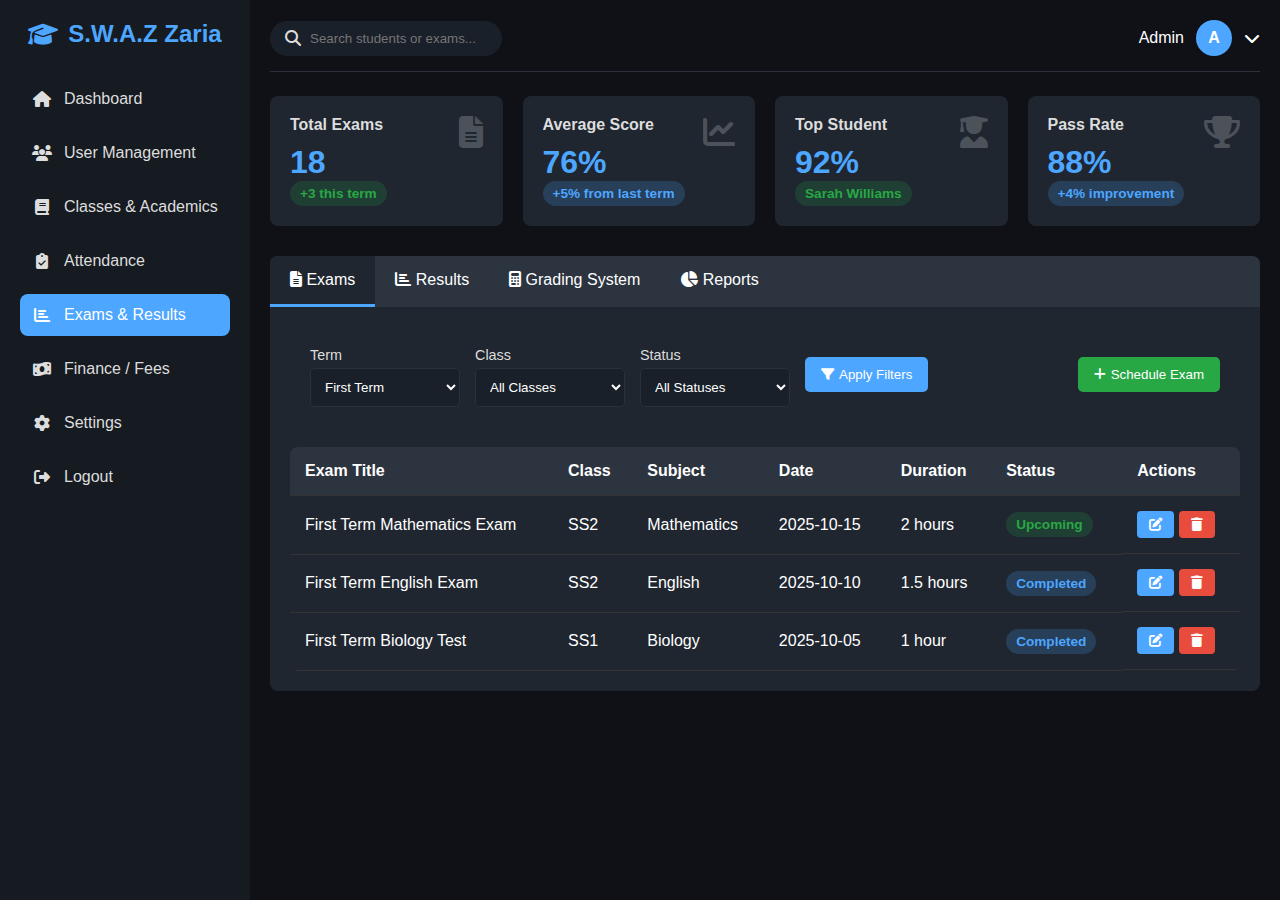
<file: admin/exams.html>
<!DOCTYPE html>
<html lang="en">
<head>
  <meta charset="UTF-8">
  <meta name="viewport" content="width=device-width, initial-scale=1.0">
  <title>Exams & Results - S.W.A.Z Zaria</title>
  <link rel="stylesheet" href="https://cdnjs.cloudflare.com/ajax/libs/font-awesome/6.4.0/css/all.min.css">
  
  <style>
    :root {
      --primary-bg: #0f1117;
      --sidebar-bg: #161b22;
      --card-bg: #1f2630;
      --accent-color: #4da6ff;
      --hover-color: #3a8bd8;
      --text-color: #fff;
      --text-secondary: #ddd;
      --success-color: #28a745;
      --warning-color: #ffc107;
      --danger-color: #e74c3c;
      --border-radius: 8px;
    }

    * {
      box-sizing: border-box;
      margin: 0;
      padding: 0;
    }

    body {
      font-family: 'Segoe UI', Tahoma, Geneva, Verdana, sans-serif;
      background: var(--primary-bg);
      color: var(--text-color);
      display: flex;
      min-height: 100vh;
      position: relative;
    }

    /* Sidebar */
    .sidebar {
      width: 250px;
      background: var(--sidebar-bg);
      padding: 20px;
      height: 100vh;
      position: fixed;
      top: 0;
      left: 0;
      transition: transform 0.3s ease;
      overflow-y: auto;
      z-index: 1000;
    }

    .sidebar .logo {
      color: var(--accent-color);
      text-align: center;
      margin-bottom: 30px;
      display: flex;
      align-items: center;
      justify-content: center;
      gap: 10px;
    }

    .logo-icon {
      font-size: 1.5rem;
    }

    .sidebar .nav-links {
      list-style: none;
      padding: 0;
      margin: 0;
    }

    .sidebar .nav-links li {
      margin: 12px 0;
    }

    .sidebar .nav-links a {
      text-decoration: none;
      color: var(--text-secondary);
      display: flex;
      align-items: center;
      gap: 12px;
      font-weight: 500;
      padding: 12px;
      border-radius: var(--border-radius);
      transition: all 0.3s;
    }

    .sidebar .nav-links a:hover {
      background: var(--accent-color);
      color: var(--text-color);
    }

    .sidebar .nav-links a.active {
      background: var(--accent-color);
      color: var(--text-color);
    }

    .sidebar .nav-links i {
      width: 20px;
      text-align: center;
    }

    /* Overlay for mobile */
    .overlay {
      display: none;
      position: fixed;
      top: 0;
      left: 0;
      width: 100%;
      height: 100%;
      background: rgba(0, 0, 0, 0.5);
      z-index: 999;
    }

    /* Main content */
    .main-content {
      flex: 1;
      margin-left: 250px;
      padding: 20px;
      transition: margin-left 0.3s ease;
    }

    /* Topbar */
    .topbar {
      display: flex;
      justify-content: space-between;
      align-items: center;
      margin-bottom: 24px;
      padding-bottom: 15px;
      border-bottom: 1px solid #2a303c;
    }

    .search-box {
      position: relative;
      flex: 1;
      max-width: 400px;
    }

    .search-box input {
      padding: 10px 15px 10px 40px;
      border-radius: 20px;
      border: none;
      outline: none;
      width: 100%;
      background: #1a2029;
      color: var(--text-color);
    }

    .search-box i {
      position: absolute;
      left: 15px;
      top: 50%;
      transform: translateY(-50%);
      color: var(--text-secondary);
    }

    .profile {
      display: flex;
      align-items: center;
      gap: 12px;
      margin-left: 20px;
    }

    .profile-img {
      width: 36px;
      height: 36px;
      border-radius: 50%;
      background: #4da6ff;
      display: flex;
      align-items: center;
      justify-content: center;
      font-weight: bold;
    }

    .hamburger {
      cursor: pointer;
      font-size: 24px;
      margin-right: 15px;
      display: none;
    }

    /* Cards */
    .cards {
      display: grid;
      grid-template-columns: repeat(auto-fit, minmax(220px, 1fr));
      gap: 20px;
      margin-bottom: 30px;
    }

    .card {
      background: var(--card-bg);
      padding: 20px;
      border-radius: var(--border-radius);
      transition: transform 0.3s;
      position: relative;
      overflow: hidden;
    }

    .card:hover {
      transform: translateY(-5px);
      box-shadow: 0 5px 15px rgba(0, 0, 0, 0.2);
    }

    .card h3 {
      font-size: 1rem;
      margin-bottom: 10px;
      color: var(--text-secondary);
    }

    .card p {
      font-size: 2rem;
      font-weight: bold;
      color: var(--accent-color);
    }

    .card-icon {
      position: absolute;
      right: 20px;
      top: 20px;
      font-size: 2rem;
      opacity: 0.2;
    }

    /* Tabs */
    .tabs-container {
      background: var(--card-bg);
      border-radius: var(--border-radius);
      overflow: hidden;
      margin-bottom: 20px;
    }

    .tabs {
      display: flex;
      gap: 0;
      background: #2c3440;
      overflow-x: auto;
      scrollbar-width: none;
    }

    .tabs::-webkit-scrollbar {
      display: none;
    }

    .tab {
      padding: 15px 20px;
      cursor: pointer;
      white-space: nowrap;
      transition: background 0.3s;
      border-bottom: 3px solid transparent;
    }

    .tab:hover {
      background: #3a4455;
    }

    .tab.active {
      background: var(--card-bg);
      border-bottom: 3px solid var(--accent-color);
    }

    .tab-content {
      display: none;
      padding: 20px;
    }

    .tab-content.active {
      display: block;
    }

    /* Filters */
    .filters {
      background: var(--card-bg);
      padding: 20px;
      border-radius: var(--border-radius);
      margin-bottom: 20px;
      display: flex;
      flex-wrap: wrap;
      gap: 15px;
      align-items: center;
    }

    .filter-group {
      display: flex;
      flex-direction: column;
      gap: 5px;
    }

    .filter-group label {
      font-size: 0.9rem;
      color: var(--text-secondary);
    }

    .filter-group select, .filter-group input {
      padding: 10px;
      border-radius: 5px;
      border: 1px solid #2a303c;
      background: #1a2029;
      color: var(--text-color);
      min-width: 150px;
    }

    /* Table */
    .table-container {
      overflow-x: auto;
      border-radius: var(--border-radius);
      margin-top: 20px;
    }

    table {
      width: 100%;
      border-collapse: collapse;
      min-width: 800px;
    }

    th, td {
      padding: 15px;
      text-align: left;
      border-bottom: 1px solid #333;
    }

    th {
      background: #2c3440;
      font-weight: 600;
    }

    tr:hover {
      background: #2a303c;
    }

    /* Action buttons */
    .btn {
      padding: 10px 16px;
      border: none;
      border-radius: 5px;
      cursor: pointer;
      font-weight: 500;
      transition: all 0.3s;
      display: inline-flex;
      align-items: center;
      gap: 5px;
      margin-bottom: 15px;
    }

    .btn:hover {
      opacity: 0.9;
      transform: translateY(-2px);
    }

    .btn-primary { 
      background: var(--accent-color); 
      color: white; 
    }

    .btn-success { 
      background: var(--success-color); 
      color: white; 
    }

    .btn-warning { 
      background: var(--warning-color); 
      color: black; 
    }

    .btn-danger { 
      background: var(--danger-color); 
      color: white; 
    }

    .btn-secondary { 
      background: #6c757d; 
      color: white; 
    }

    .action-buttons {
      display: flex;
      gap: 5px;
    }

    .action-btn {
      padding: 6px 12px;
      border: none;
      border-radius: 4px;
      cursor: pointer;
      font-weight: 500;
      transition: all 0.3s;
    }

    .action-btn:hover {
      opacity: 0.9;
    }

    /* Stats section */
    .stats-container {
      display: grid;
      grid-template-columns: 1fr 1fr;
      gap: 20px;
      margin-bottom: 20px;
    }

    .chart-container, .summary {
      background: var(--card-bg);
      padding: 20px;
      border-radius: var(--border-radius);
    }

    .chart-placeholder {
      height: 250px;
      background: linear-gradient(45deg, #1a2029, #2a303c);
      border-radius: var(--border-radius);
      display: flex;
      align-items: center;
      justify-content: center;
      color: var(--text-secondary);
    }

    .summary-stats {
      list-style: none;
    }

    .summary-stats li {
      padding: 12px 0;
      border-bottom: 1px solid #2a303c;
      display: flex;
      justify-content: space-between;
    }

    .summary-stats li:last-child {
      border-bottom: none;
    }

    .progress-bar {
      height: 8px;
      background: #2a303c;
      border-radius: 4px;
      margin-top: 5px;
      overflow: hidden;
    }

    .progress {
      height: 100%;
      border-radius: 4px;
    }

    /* Grade indicators */
    .grade {
      display: inline-block;
      padding: 5px 10px;
      border-radius: 20px;
      font-size: 0.85rem;
      font-weight: bold;
    }
    
    .grade-a {
      background: rgba(40, 167, 69, 0.2);
      color: #28a745;
    }
    
    .grade-b {
      background: rgba(77, 166, 255, 0.2);
      color: #4da6ff;
    }
    
    .grade-c {
      background: rgba(255, 193, 7, 0.2);
      color: #ffc107;
    }
    
    .grade-d {
      background: rgba(255, 132, 0, 0.2);
      color: #ff8400;
    }
    
    .grade-f {
      background: rgba(231, 76, 60, 0.2);
      color: #e74c3c;
    }

    /* Mobile first adjustments */
    @media screen and (max-width: 992px) {
      .cards {
        grid-template-columns: repeat(2, 1fr);
      }
      
      .stats-container {
        grid-template-columns: 1fr;
      }
    }

    @media screen and (max-width: 768px) {
      .sidebar {
        transform: translateX(-100%);
        box-shadow: 2px 0 10px rgba(0, 0, 0, 0.2);
      }
      
      .sidebar.active {
        transform: translateX(0);
      }
      
      .overlay.active {
        display: block;
      }
      
      .main-content {
        margin-left: 0;
        width: 100%;
      }
      
      .hamburger {
        display: block;
      }
      
      .cards {
        grid-template-columns: 1fr;
      }
      
      .filters {
        flex-direction: column;
        align-items: flex-start;
      }
      
      .filter-group {
        width: 100%;
      }
      
      .filter-group select, .filter-group input {
        width: 100%;
      }
      
      .tabs {
        flex-wrap: nowrap;
        overflow-x: auto;
      }
      
      .tab {
        padding: 12px 15px;
        font-size: 0.9rem;
      }
    }

    @media screen and (max-width: 576px) {
      .topbar {
        flex-direction: column;
        align-items: flex-start;
        gap: 15px;
      }
      
      .search-box {
        max-width: 100%;
      }
      
      .profile {
        margin-left: 0;
        align-self: flex-end;
      }
      
      .action-buttons {
        flex-direction: column;
        gap: 5px;
      }
    }
  </style>
</head>
<body>
  <!-- Overlay for mobile -->
  <div class="overlay" id="overlay"></div>

  <!-- Sidebar -->
  <div class="sidebar" id="sidebar">
    <div class="logo">
      <i class="fas fa-graduation-cap logo-icon"></i>
      <h2>S.W.A.Z Zaria</h2>
    </div>
    <ul class="nav-links">
    <li><a href="admin_dashboard.html"><i class="fas fa-home"></i> Dashboard</a></li>
      <li><a href="User_management.html" ><i class="fas fa-users"></i> User Management</a></li>
      <li><a href="classes.html"><i class="fas fa-book"></i> Classes & Academics</a></li>
      <li><a href="attendance.html"><i class="fas fa-clipboard-check"></i> Attendance</a></li>
      <li><a href="exams.html" class="active"><i class="fas fa-chart-bar"></i> Exams & Results</a></li>
      <li><a href="fees.html"><i class="fas fa-money-bill-wave"></i> Finance / Fees</a></li>
      <li><a href="settings.html"><i class="fas fa-cog"></i> Settings</a></li>
      <li><a href="#"><i class="fas fa-sign-out-alt"></i> Logout</a></li>    </ul>
  </div>

  <!-- Main content -->
  <div class="main-content" id="main-content">
    <div class="topbar">
      <div class="left-section">
        <span class="hamburger" id="hamburger">
          <i class="fas fa-bars">&#9776;</i>
        </span>
        <div class="search-box">
          <i class="fas fa-search"></i>
          <input type="text" placeholder="Search students or exams...">
        </div>
      </div>
      <div class="profile">
        <span>Admin</span>
        <div class="profile-img">A</div>
        <i class="fas fa-chevron-down"></i>
      </div>
    </div>

    <!-- Overview Cards -->
    <div class="cards">
      <div class="card">
        <i class="fas fa-file-alt card-icon"></i>
        <h3>Total Exams</h3>
        <p>18</p>
        <span class="grade grade-a">+3 this term</span>
      </div>
      <div class="card">
        <i class="fas fa-chart-line card-icon"></i>
        <h3>Average Score</h3>
        <p>76%</p>
        <span class="grade grade-b">+5% from last term</span>
      </div>
      <div class="card">
        <i class="fas fa-user-graduate card-icon"></i>
        <h3>Top Student</h3>
        <p>92%</p>
        <span class="grade grade-a">Sarah Williams</span>
      </div>
      <div class="card">
        <i class="fas fa-trophy card-icon"></i>
        <h3>Pass Rate</h3>
        <p>88%</p>
        <span class="grade grade-b">+4% improvement</span>
      </div>
    </div>

    <!-- Tabs Container -->
    <div class="tabs-container">
      <div class="tabs">
        <div class="tab active" data-tab="exams">
          <i class="fas fa-file-alt"></i> Exams
        </div>
        <div class="tab" data-tab="results">
          <i class="fas fa-chart-bar"></i> Results
        </div>
        <div class="tab" data-tab="grading">
          <i class="fas fa-calculator"></i> Grading System
        </div>
        <div class="tab" data-tab="reports">
          <i class="fas fa-chart-pie"></i> Reports
        </div>
      </div>

      <!-- Exams Tab Content -->
      <div id="exams" class="tab-content active">
        <div class="filters">
          <div class="filter-group">
            <label for="term-select">Term</label>
            <select id="term-select">
              <option value="">All Terms</option>
              <option value="1" selected>First Term</option>
              <option value="2">Second Term</option>
              <option value="3">Third Term</option>
            </select>
          </div>
          
          <div class="filter-group">
            <label for="class-select">Class</label>
            <select id="class-select">
              <option value="">All Classes</option>
              <option value="ss1">SS1</option>
              <option value="ss2">SS2</option>
              <option value="ss3">SS3</option>
            </select>
          </div>
          
          <div class="filter-group">
            <label for="status-select">Status</label>
            <select id="status-select">
              <option value="">All Statuses</option>
              <option value="upcoming">Upcoming</option>
              <option value="completed">Completed</option>
              <option value="cancelled">Cancelled</option>
            </select>
          </div>
          
          <div class="filter-group" style="align-self: flex-end;">
            <button class="btn btn-primary"><i class="fas fa-filter"></i> Apply Filters</button>
          </div>
          
          <div class="filter-group" style="align-self: flex-end; margin-left: auto;">
            <button class="btn btn-success"><i class="fas fa-plus"></i> Schedule Exam</button>
          </div>
        </div>

        <div class="table-container">
          <table>
            <thead>
              <tr>
                <th>Exam Title</th>
                <th>Class</th>
                <th>Subject</th>
                <th>Date</th>
                <th>Duration</th>
                <th>Status</th>
                <th>Actions</th>
              </tr>
            </thead>
            <tbody>
              <tr>
                <td>First Term Mathematics Exam</td>
                <td>SS2</td>
                <td>Mathematics</td>
                <td>2025-10-15</td>
                <td>2 hours</td>
                <td><span class="grade grade-a">Upcoming</span></td>
                <td class="action-buttons">
                  <button class="action-btn btn-primary"><i class="fas fa-edit"></i></button>
                  <button class="action-btn btn-danger"><i class="fas fa-trash"></i></button>
                </td>
              </tr>
              <tr>
                <td>First Term English Exam</td>
                <td>SS2</td>
                <td>English</td>
                <td>2025-10-10</td>
                <td>1.5 hours</td>
                <td><span class="grade grade-b">Completed</span></td>
                <td class="action-buttons">
                  <button class="action-btn btn-primary"><i class="fas fa-edit"></i></button>
                  <button class="action-btn btn-danger"><i class="fas fa-trash"></i></button>
                </td>
              </tr>
              <tr>
                <td>First Term Biology Test</td>
                <td>SS1</td>
                <td>Biology</td>
                <td>2025-10-05</td>
                <td>1 hour</td>
                <td><span class="grade grade-b">Completed</span></td>
                <td class="action-buttons">
                  <button class="action-btn btn-primary"><i class="fas fa-edit"></i></button>
                  <button class="action-btn btn-danger"><i class="fas fa-trash"></i></button>
                </td>
              </tr>
            </tbody>
          </table>
        </div>
      </div>

      <!-- Results Tab Content -->
      <div id="results" class="tab-content">
        <div class="filters">
          <div class="filter-group">
            <label for="result-term">Term</label>
            <select id="result-term">
              <option value="1" selected>First Term</option>
              <option value="2">Second Term</option>
              <option value="3">Third Term</option>
            </select>
          </div>
          
          <div class="filter-group">
            <label for="result-class">Class</label>
            <select id="result-class">
              <option value="ss1">SS1</option>
              <option value="ss2" selected>SS2</option>
              <option value="ss3">SS3</option>
            </select>
          </div>
          
          <div class="filter-group">
            <label for="result-exam">Exam</label>
            <select id="result-exam">
              <option value="all">All Exams</option>
              <option value="math">Mathematics</option>
              <option value="english">English</option>
              <option value="biology">Biology</option>
            </select>
          </div>
          
          <div class="filter-group" style="align-self: flex-end;">
            <button class="btn btn-primary"><i class="fas fa-filter"></i> Apply Filters</button>
          </div>
          
          <div class="filter-group" style="align-self: flex-end; margin-left: auto;">
            <button class="btn btn-success"><i class="fas fa-download"></i> Export Results</button>
          </div>
        </div>

        <div class="stats-container">
          <div class="chart-container">
            <h3>Class Performance Overview</h3>
            <div class="chart-placeholder">
              <i class="fas fa-chart-bar" style="font-size: 3rem; margin-right: 15px;"></i>
              Performance Chart Visualization
            </div>
          </div>
          
          <div class="summary">
            <h3>Subject-wise Average</h3>
            <ul class="summary-stats">
              <li>
                <span>Mathematics</span>
                <span>81%</span>
                <div class="progress-bar">
                  <div class="progress" style="width: 81%; background: var(--success-color);"></div>
                </div>
              </li>
              <li>
                <span>English</span>
                <span>76%</span>
                <div class="progress-bar">
                  <div class="progress" style="width: 76%; background: var(--accent-color);"></div>
                </div>
              </li>
              <li>
                <span>Biology</span>
                <span>72%</span>
                <div class="progress-bar">
                  <div class="progress" style="width: 72%; background: var(--warning-color);"></div>
                </div>
              </li>
              <li>
                <span>Physics</span>
                <span>68%</span>
                <div class="progress-bar">
                  <div class="progress" style="width: 68%; background: var(--warning-color);"></div>
                </div>
              </li>
            </ul>
          </div>
        </div>

        <div class="table-container">
          <h3>Student Results</h3>
          <table>
            <thead>
              <tr>
                <th>Student ID</th>
                <th>Name</th>
                <th>Mathematics</th>
                <th>English</th>
                <th>Biology</th>
                <th>Physics</th>
                <th>Total</th>
                <th>Average</th>
                <th>Grade</th>
              </tr>
            </thead>
            <tbody>
              <tr>
                <td>STU-001</td>
                <td>Michael Johnson</td>
                <td>85</td>
                <td>78</td>
                <td>82</td>
                <td>80</td>
                <td>325</td>
                <td>81%</td>
                <td><span class="grade grade-a">A</span></td>
              </tr>
              <tr>
                <td>STU-002</td>
                <td>Sarah Williams</td>
                <td>92</td>
                <td>88</td>
                <td>90</td>
                <td>94</td>
                <td>364</td>
                <td>91%</td>
                <td><span class="grade grade-a">A+</span></td>
              </tr>
              <tr>
                <td>STU-003</td>
                <td>David Brown</td>
                <td>76</td>
                <td>72</td>
                <td>68</td>
                <td>70</td>
                <td>286</td>
                <td>72%</td>
                <td><span class="grade grade-b">B</span></td>
              </tr>
              <tr>
                <td>STU-004</td>
                <td>Emily Davis</td>
                <td>65</td>
                <td>70</td>
                <td>68</td>
                <td>62</td>
                <td>265</td>
                <td>66%</td>
                <td><span class="grade grade-c">C</span></td>
              </tr>
            </tbody>
          </table>
        </div>
      </div>

      <!-- Grading System Tab Content -->
      <div id="grading" class="tab-content">
        <button class="btn btn-success"><i class="fas fa-plus"></i> Add Grade Level</button>
        
        <div class="table-container">
          <h3>Grading System</h3>
          <table>
            <thead>
              <tr>
                <th>Grade</th>
                <th>Score Range</th>
                <th>Points</th>
                <th>Description</th>
                <th>Actions</th>
              </tr>
            </thead>
            <tbody>
              <tr>
                <td><span class="grade grade-a">A+</span></td>
                <td>90 - 100</td>
                <td>4.0</td>
                <td>Excellent</td>
                <td class="action-buttons">
                  <button class="action-btn btn-primary"><i class="fas fa-edit"></i></button>
                  <button class="action-btn btn-danger"><i class="fas fa-trash"></i></button>
                </td>
              </tr>
              <tr>
                <td><span class="grade grade-a">A</span></td>
                <td>80 - 89</td>
                <td>4.0</td>
                <td>Very Good</td>
                <td class="action-buttons">
                  <button class="action-btn btn-primary"><i class="fas fa-edit"></i></button>
                  <button class="action-btn btn-danger"><i class="fas fa-trash"></i></button>
                </td>
              </tr>
              <tr>
                <td><span class="grade grade-b">B</span></td>
                <td>70 - 79</td>
                <td>3.0</td>
                <td>Good</td>
                <td class="action-buttons">
                  <button class="action-btn btn-primary"><i class="fas fa-edit"></i></button>
                  <button class="action-btn btn-danger"><i class="fas fa-trash"></i></button>
                </td>
              </tr>
              <tr>
                <td><span class="grade grade-c">C</span></td>
                <td>60 - 69</td>
                <td>2.0</td>
                <td>Average</td>
                <td class="action-buttons">
                  <button class="action-btn btn-primary"><i class="fas fa-edit"></i></button>
                  <button class="action-btn btn-danger"><i class="fas fa-trash"></i></button>
                </td>
              </tr>
              <tr>
                <td><span class="grade grade-d">D</span></td>
                <td>50 - 59</td>
                <td>1.0</td>
                <td>Pass</td>
                <td class="action-buttons">
                  <button class="action-btn btn-primary"><i class="fas fa-edit"></i></button>
                  <button class="action-btn btn-danger"><i class="fas fa-trash"></i></button>
                </td>
              </tr>
              <tr>
                <td><span class="grade grade-f">F</span></td>
                <td>0 - 49</td>
                <td>0.0</td>
                <td>Fail</td>
                <td class="action-buttons">
                  <button class="action-btn btn-primary"><i class="fas fa-edit"></i></button>
                  <button class="action-btn btn-danger"><i class="fas fa-trash"></i></button>
                </td>
              </tr>
            </tbody>
          </table>
        </div>
      </div>

      <!-- Reports Tab Content -->
      <div id="reports" class="tab-content">
        <div class="filters">
          <div class="filter-group">
            <label for="report-type">Report Type</label>
            <select id="report-type">
              <option value="performance">Performance Report</option>
              <option value="comparison">Comparison Report</option>
              <option value="subject">Subject Analysis</option>
              <option value="term">Term-wise Report</option>
            </select>
          </div>
          
          <div class="filter-group">
            <label for="report-class">Class</label>
            <select id="report-class">
              <option value="all">All Classes</option>
              <option value="ss1">SS1</option>
              <option value="ss2">SS2</option>
              <option value="ss3">SS3</option>
            </select>
          </div>
          
          <div class="filter-group">
            <label for="report-term">Term</label>
            <select id="report-term">
              <option value="all">All Terms</option>
              <option value="1">First Term</option>
              <option value="2">Second Term</option>
              <option value="3">Third Term</option>
            </select>
          </div>
          
          <div class="filter-group" style="align-self: flex-end;">
            <button class="btn btn-primary"><i class="fas fa-filter"></i> Generate Report</button>
          </div>
          
          <div class="filter-group" style="align-self: flex-end; margin-left: auto;">
            <button class="btn btn-success"><i class="fas fa-download"></i> Export PDF</button>
          </div>
        </div>

        <div class="chart-container" style="grid-column: 1 / -1;">
          <h3>Academic Performance Report</h3>
          <div class="chart-placeholder">
            <i class="fas fa-chart-pie" style="font-size: 3rem; margin-right: 15px;"></i>
            Detailed Report Visualization
          </div>
        </div>

        <div class="table-container">
          <h3>Detailed Report Data</h3>
          <table>
            <thead>
              <tr>
                <th>Class</th>
                <th>Term</th>
                <th>Total Students</th>
                <th>Average Score</th>
                <th>Pass Rate</th>
                <th>Top Student</th>
                <th>Top Score</th>
              </tr>
            </thead>
            <tbody>
              <tr>
                <td>SS1</td>
                <td>First Term</td>
                <td>45</td>
                <td>74%</td>
                <td>89%</td>
                <td>James Wilson</td>
                <td>92%</td>
              </tr>
              <tr>
                <td>SS2</td>
                <td>First Term</td>
                <td>50</td>
                <td>76%</td>
                <td>92%</td>
                <td>Sarah Williams</td>
                <td>94%</td>
              </tr>
              <tr>
                <td>SS3</td>
                <td>First Term</td>
                <td>48</td>
                <td>79%</td>
                <td>96%</td>
                <td>Robert Thompson</td>
                <td>96%</td>
              </tr>
            </tbody>
          </table>
        </div>
      </div>
    </div>
  </div>

  <!-- JS -->
  <script>
    document.addEventListener('DOMContentLoaded', function() {
      const hamburger = document.getElementById("hamburger");
      const sidebar = document.getElementById("sidebar");
      const overlay = document.getElementById("overlay");
      const tabs = document.querySelectorAll(".tab");
      const tabContents = document.querySelectorAll(".tab-content");
      
      // Sidebar toggle with overlay
      function toggleSidebar() {
        sidebar.classList.toggle("active");
        overlay.classList.toggle("active");
        document.body.classList.toggle("no-scroll");
      }
      
      hamburger.addEventListener("click", toggleSidebar);
      overlay.addEventListener("click", toggleSidebar);
      
      // Tab switching
      tabs.forEach(tab => {
        tab.addEventListener("click", () => {
          tabs.forEach(t => t.classList.remove("active"));
          tab.classList.add("active");
          
          const target = tab.getAttribute("data-tab");
          tabContents.forEach(content => {
            content.classList.remove("active");
            if(content.id === target) {
              content.classList.add("active");
            }
          });
        });
      });
      
      // Handle window resize
      function handleResize() {
        if (window.innerWidth > 768) {
          sidebar.classList.remove("active");
          overlay.classList.remove("active");
        }
      }
      
      window.addEventListener('resize', handleResize);
    });
  </script>
</body>
</html>
</file>
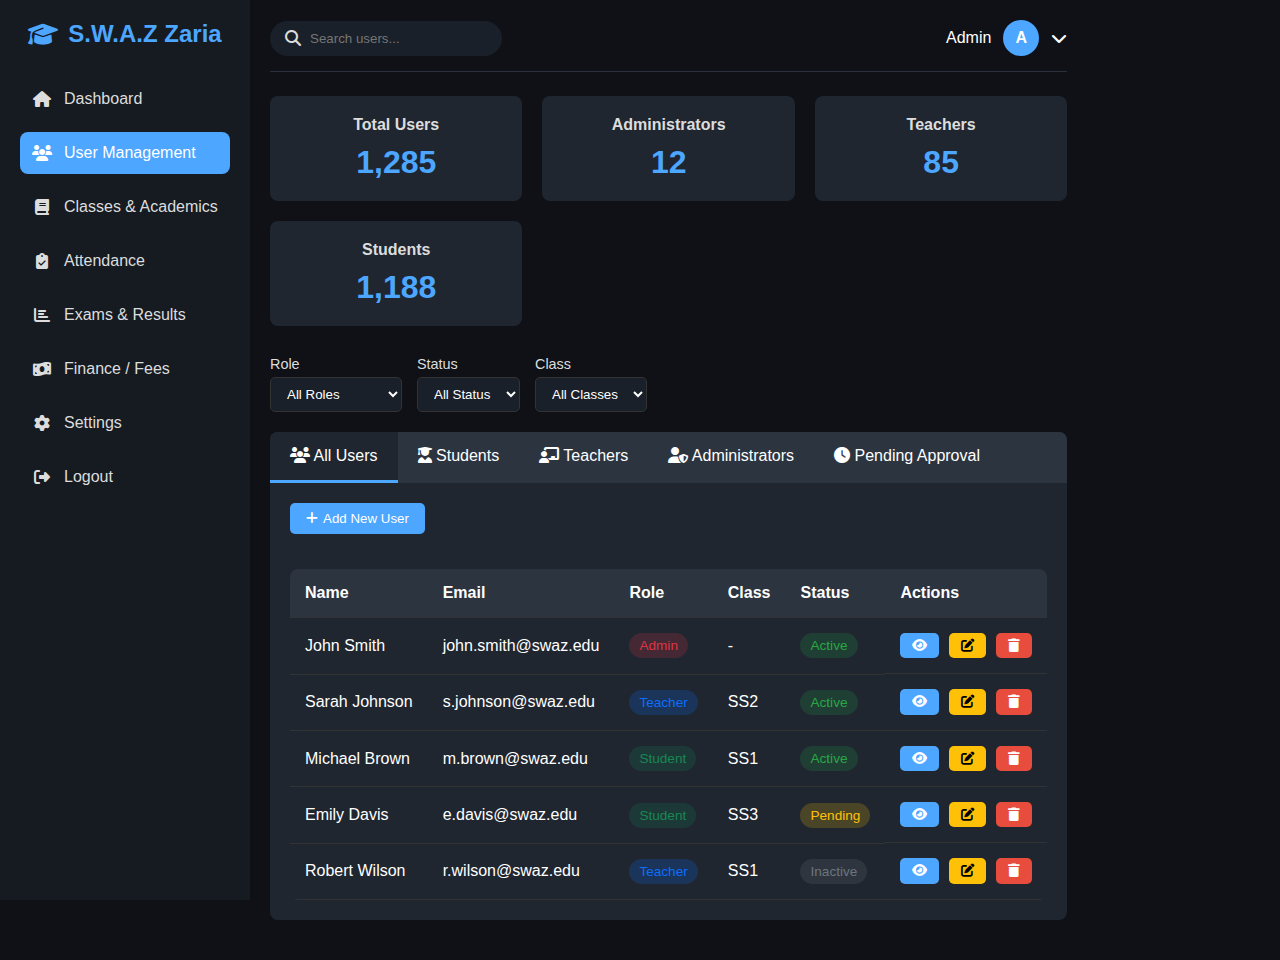
<file: admin/User_management.html>
<!DOCTYPE php>
<php lang="en">
<head>
  <meta charset="UTF-8">
  <meta name="viewport" content="width=device-width, initial-scale=1.0">
  <title>User Management - Admin Dashboard</title>
  <link rel="stylesheet" href="https://cdnjs.cloudflare.com/ajax/libs/font-awesome/6.4.0/css/all.min.css">
  <style>
    :root {
      --primary-bg: #0f1117;
      --sidebar-bg: #161b22;
      --card-bg: #1f2630;
      --accent-color: #4da6ff;
      --hover-color: #3a8bd8;
      --text-color: #fff;
      --text-secondary: #ddd;
      --success-color: #28a745;
      --warning-color: #ffc107;
      --danger-color: #e74c3c;
      --border-radius: 8px;
    }

    * {
      box-sizing: border-box;
      margin: 0;
      padding: 0;
    }

    body {
      font-family: 'Segoe UI', Tahoma, Geneva, Verdana, sans-serif;
      background: var(--primary-bg);
      color: var(--text-color);
      display: flex;
      min-height: 100vh;
      position: relative;
    }

    /* Sidebar */
    .sidebar {
      width: 250px;
      background: var(--sidebar-bg);
      padding: 20px;
      height: 100vh;
      position: fixed;
      top: 0;
      left: 0;
      transition: transform 0.3s ease;
      overflow-y: auto;
      z-index: 1000;
    }

    .sidebar .logo {
      color: var(--accent-color);
      text-align: center;
      margin-bottom: 30px;
      display: flex;
      align-items: center;
      justify-content: center;
      gap: 10px;
    }

    .logo-icon {
      font-size: 1.5rem;
    }

    .sidebar .nav-links {
      list-style: none;
      padding: 0;
      margin: 0;
    }

    .sidebar .nav-links li {
      margin: 12px 0;
    }

    .sidebar .nav-links a {
      text-decoration: none;
      color: var(--text-secondary);
      display: flex;
      align-items: center;
      gap: 12px;
      font-weight: 500;
      padding: 12px;
      border-radius: var(--border-radius);
      transition: all 0.3s;
    }

    .sidebar .nav-links a:hover {
      background: var(--accent-color);
      color: var(--text-color);
    }

    .sidebar .nav-links a.active {
      background: var(--accent-color);
      color: var(--text-color);
    }

    .sidebar .nav-links i {
      width: 20px;
      text-align: center;
    }

    /* Overlay for mobile */
    .overlay {
      display: none;
      position: fixed;
      top: 0;
      left: 0;
      width: 100%;
      height: 100%;
      background: rgba(0, 0, 0, 0.5);
      z-index: 999;
    }

    /* Main content */
    .main-content {
      flex: 1;
      margin-left: 250px;
      padding: 20px;
      transition: margin-left 0.3s ease;
    }

    /* Topbar */
    .topbar {
      display: flex;
      justify-content: space-between;
      align-items: center;
      margin-bottom: 24px;
      padding-bottom: 15px;
      border-bottom: 1px solid #2a303c;
    }

    .search-box {
      position: relative;
      flex: 1;
      max-width: 400px;
    }

    .search-box input {
      padding: 10px 15px 10px 40px;
      border-radius: 20px;
      border: none;
      outline: none;
      width: 100%;
      background: #1a2029;
      color: var(--text-color);
    }

    .search-box i {
      position: absolute;
      left: 15px;
      top: 50%;
      transform: translateY(-50%);
      color: var(--text-secondary);
    }

    .profile {
      display: flex;
      align-items: center;
      gap: 12px;
      margin-left: 20px;
    }

    .profile-img {
      width: 36px;
      height: 36px;
      border-radius: 50%;
      background: #4da6ff;
      display: flex;
      align-items: center;
      justify-content: center;
      font-weight: bold;
    }

    .hamburger {
      cursor: pointer;
      font-size: 24px;
      margin-right: 15px;
      display: none;
    }

    /* Cards */
    .cards {
      display: grid;
      grid-template-columns: repeat(auto-fit, minmax(220px, 1fr));
      gap: 20px;
      margin-bottom: 30px;
    }

    .card {
      background: var(--card-bg);
      padding: 20px;
      border-radius: var(--border-radius);
      text-align: center;
      transition: transform 0.3s;
    }

    .card:hover {
      transform: translateY(-5px);
      box-shadow: 0 5px 15px rgba(0, 0, 0, 0.2);
    }

    .card h3 {
      font-size: 1rem;
      margin-bottom: 10px;
      color: var(--text-secondary);
    }

    .card p {
      font-size: 2rem;
      font-weight: bold;
      color: var(--accent-color);
    }

    /* Tabs */
    .tabs-container {
      background: var(--card-bg);
      border-radius: var(--border-radius);
      overflow: hidden;
      margin-bottom: 20px;
    }

    .tabs {
      display: flex;
      gap: 0;
      background: #2c3440;
      overflow-x: auto;
      scrollbar-width: none;
    }

    .tabs::-webkit-scrollbar {
      display: none;
    }

    .tab {
      padding: 15px 20px;
      cursor: pointer;
      white-space: nowrap;
      transition: background 0.3s;
      border-bottom: 3px solid transparent;
    }

    .tab:hover {
      background: #3a4455;
    }

    .tab.active {
      background: var(--card-bg);
      border-bottom: 3px solid var(--accent-color);
    }

    .tab-content {
      display: none;
      padding: 20px;
    }

    .tab-content.active {
      display: block;
    }

    /* Table */
    .table-container {
      overflow-x: auto;
      border-radius: var(--border-radius);
      margin-top: 20px;
    }

    table {
      width: 100%;
      border-collapse: collapse;
      min-width: 600px;
    }

    th, td {
      padding: 15px;
      text-align: left;
      border-bottom: 1px solid #333;
    }

    th {
      background: #2c3440;
      font-weight: 600;
    }

    tr:hover {
      background: #2a303c;
    }

    .btn {
      padding: 8px 16px;
      border: none;
      border-radius: 5px;
      cursor: pointer;
      font-weight: 500;
      transition: all 0.3s;
      display: inline-flex;
      align-items: center;
      gap: 5px;
    }

    .btn:hover {
      opacity: 0.9;
      transform: translateY(-2px);
    }

    .btn-add { 
      background: var(--accent-color); 
      color: white; 
      margin-bottom: 15px;
    }

    .btn-edit { 
      background: var(--warning-color); 
      color: black; 
      padding: 6px 12px;
      margin-right: 5px;
    }

    .btn-delete { 
      background: var(--danger-color); 
      color: white; 
      padding: 6px 12px;
    }

    .btn-view {
      background: var(--accent-color);
      color: white;
      padding: 6px 12px;
      margin-right: 5px;
    }

    .action-buttons {
      display: flex;
      gap: 5px;
    }

    /* Filters */
    .filters {
      display: flex;
      gap: 15px;
      margin-bottom: 20px;
      flex-wrap: wrap;
    }

    .filter-item {
      display: flex;
      flex-direction: column;
      gap: 5px;
    }

    .filter-item label {
      font-size: 0.9rem;
      color: var(--text-secondary);
    }

    .filter-item select, .filter-item input {
      padding: 8px 12px;
      border-radius: 5px;
      border: 1px solid #333;
      background: #1a2029;
      color: var(--text-color);
    }

    /* Modal */
    .modal {
      display: none;
      position: fixed;
      top: 0;
      left: 0;
      width: 100%;
      height: 100%;
      background: rgba(0, 0, 0, 0.7);
      z-index: 1001;
      align-items: center;
      justify-content: center;
    }

    .modal-content {
      background: var(--card-bg);
      padding: 25px;
      border-radius: var(--border-radius);
      width: 90%;
      max-width: 500px;
    }

    .modal-header {
      display: flex;
      justify-content: space-between;
      align-items: center;
      margin-bottom: 20px;
    }

    .modal-close {
      background: none;
      border: none;
      color: var(--text-secondary);
      font-size: 1.5rem;
      cursor: pointer;
    }

    .form-group {
      margin-bottom: 15px;
    }

    .form-group label {
      display: block;
      margin-bottom: 5px;
      color: var(--text-secondary);
    }

    .form-group input, .form-group select {
      width: 100%;
      padding: 10px;
      border-radius: 5px;
      border: 1px solid #333;
      background: #1a2029;
      color: var(--text-color);
    }

    .form-actions {
      display: flex;
      justify-content: flex-end;
      gap: 10px;
      margin-top: 20px;
    }

    /* Status indicators */
    .status {
      display: inline-block;
      padding: 5px 10px;
      border-radius: 20px;
      font-size: 0.85rem;
    }
    
    .status-active {
      background: rgba(40, 167, 69, 0.2);
      color: #28a745;
    }
    
    .status-inactive {
      background: rgba(108, 117, 125, 0.2);
      color: #6c757d;
    }
    
    .status-pending {
      background: rgba(255, 193, 7, 0.2);
      color: #ffc107;
    }

    /* Role badges */
    .role {
      display: inline-block;
      padding: 5px 10px;
      border-radius: 20px;
      font-size: 0.85rem;
    }
    
    .role-admin {
      background: rgba(220, 53, 69, 0.2);
      color: #dc3545;
    }
    
    .role-teacher {
      background: rgba(13, 110, 253, 0.2);
      color: #0d6efd;
    }
    
    .role-student {
      background: rgba(25, 135, 84, 0.2);
      color: #198754;
    }

    /* Mobile first adjustments */
    @media screen and (max-width: 992px) {
      .cards {
        grid-template-columns: repeat(2, 1fr);
      }
    }

    @media screen and (max-width: 768px) {
      .sidebar {
        transform: translateX(-100%);
        box-shadow: 2px 0 10px rgba(0, 0, 0, 0.2);
      }
      
      .sidebar.active {
        transform: translateX(0);
      }
      
      .overlay.active {
        display: block;
      }
      
      .main-content {
        margin-left: 0;
        width: 100%;
      }
      
      .hamburger {
        display: block;
      }
      
      .tabs {
        flex-wrap: nowrap;
        overflow-x: auto;
      }
      
      .tab {
        padding: 12px 15px;
        font-size: 0.9rem;
      }

      .filters {
        flex-direction: column;
      }
    }

    @media screen and (max-width: 576px) {
      .cards {
        grid-template-columns: 1fr;
      }
      
      .topbar {
        flex-direction: column;
        align-items: flex-start;
        gap: 15px;
      }
      
      .search-box {
        max-width: 100%;
      }
      
      .profile {
        margin-left: 0;
        align-self: flex-end;
      }
      
      .tab {
        padding: 10px 12px;
        font-size: 0.85rem;
      }

      .action-buttons {
        flex-direction: column;
      }
    }
  </style>
</head>
<body>
  <!-- Overlay for mobile -->
  <div class="overlay" id="overlay"></div>

  <!-- Sidebar -->
  <div class="sidebar" id="sidebar">
    <div class="logo">
      <i class="fas fa-graduation-cap logo-icon"></i>
      <h2>S.W.A.Z Zaria</h2>
    </div>
    <ul class="nav-links">
      <li><a href="admin_dashboard.html"><i class="fas fa-home"></i> Dashboard</a></li>
      <li><a href="User_management.html" class="active"><i class="fas fa-users"></i> User Management</a></li>
      <li><a href="classes.html"><i class="fas fa-book"></i> Classes & Academics</a></li>
      <li><a href="attendance.html"><i class="fas fa-clipboard-check"></i> Attendance</a></li>
      <li><a href="exams.html"><i class="fas fa-chart-bar"></i> Exams & Results</a></li>
      <li><a href="fees.html"><i class="fas fa-money-bill-wave"></i> Finance / Fees</a></li>
      <li><a href="settings.html"><i class="fas fa-cog"></i> Settings</a></li>
      <li><a href="#"><i class="fas fa-sign-out-alt"></i> Logout</a></li>
    </ul>
  </div>

  <!-- Main content -->
  <div class="main-content" id="main-content">
    <div class="topbar">
      <div class="left-section">
        <span class="hamburger" id="hamburger">
          <i class="fas fa-bars"></i>
        </span>
        <div class="search-box">
          <i class="fas fa-search"></i>
          <input type="text" placeholder="Search users...">
        </div>
      </div>
      <div class="profile">
        <span>Admin</span>
        <div class="profile-img">A</div>
        <i class="fas fa-chevron-down"></i>
      </div>
    </div>

    <!-- Overview Cards -->
    <div class="cards">
      <div class="card">
        <h3>Total Users</h3>
        <p>1,285</p>
      </div>
      <div class="card">
        <h3>Administrators</h3>
        <p>12</p>
      </div>
      <div class="card">
        <h3>Teachers</h3>
        <p>85</p>
      </div>
      <div class="card">
        <h3>Students</h3>
        <p>1,188</p>
      </div>
    </div>

    <!-- Filters -->
    <div class="filters">
      <div class="filter-item">
        <label for="role-filter">Role</label>
        <select id="role-filter">
          <option value="all">All Roles</option>
          <option value="admin">Administrators</option>
          <option value="teacher">Teachers</option>
          <option value="student">Students</option>
        </select>
      </div>
      <div class="filter-item">
        <label for="status-filter">Status</label>
        <select id="status-filter">
          <option value="all">All Status</option>
          <option value="active">Active</option>
          <option value="inactive">Inactive</option>
          <option value="pending">Pending</option>
        </select>
      </div>
      <div class="filter-item">
        <label for="class-filter">Class</label>
        <select id="class-filter">
          <option value="all">All Classes</option>
          <option value="ss1">SS1</option>
          <option value="ss2">SS2</option>
          <option value="ss3">SS3</option>
        </select>
      </div>
    </div>

    <!-- Tabs Container -->
    <div class="tabs-container">
      <div class="tabs">
        <div class="tab active" data-tab="all-users">
          <i class="fas fa-users"></i> All Users
        </div>
        <div class="tab" data-tab="students">
          <i class="fas fa-user-graduate"></i> Students
        </div>
        <div class="tab" data-tab="teachers">
          <i class="fas fa-chalkboard-teacher"></i> Teachers
        </div>
        <div class="tab" data-tab="administrators">
          <i class="fas fa-user-shield"></i> Administrators
        </div>
        <div class="tab" data-tab="pending">
          <i class="fas fa-clock"></i> Pending Approval
        </div>
      </div>

      <!-- Tab Content -->
      <div id="all-users" class="tab-content active">
        <button class="btn btn-add" id="add-user-btn"><i class="fas fa-plus"></i> Add New User</button>
        <div class="table-container">
          <table>
            <thead>
              <tr>
                <th>Name</th>
                <th>Email</th>
                <th>Role</th>
                <th>Class</th>
                <th>Status</th>
                <th>Actions</th>
              </tr>
            </thead>
            <tbody>
              <tr>
                <td>John Smith</td>
                <td>john.smith@swaz.edu</td>
                <td><span class="role role-admin">Admin</span></td>
                <td>-</td>
                <td><span class="status status-active">Active</span></td>
                <td class="action-buttons">
                  <button class="btn btn-view"><i class="fas fa-eye"></i></button>
                  <button class="btn btn-edit"><i class="fas fa-edit"></i></button>
                  <button class="btn btn-delete"><i class="fas fa-trash"></i></button>
                </td>
              </tr>
              <tr>
                <td>Sarah Johnson</td>
                <td>s.johnson@swaz.edu</td>
                <td><span class="role role-teacher">Teacher</span></td>
                <td>SS2</td>
                <td><span class="status status-active">Active</span></td>
                <td class="action-buttons">
                  <button class="btn btn-view"><i class="fas fa-eye"></i></button>
                  <button class="btn btn-edit"><i class="fas fa-edit"></i></button>
                  <button class="btn btn-delete"><i class="fas fa-trash"></i></button>
                </td>
              </tr>
              <tr>
                <td>Michael Brown</td>
                <td>m.brown@swaz.edu</td>
                <td><span class="role role-student">Student</span></td>
                <td>SS1</td>
                <td><span class="status status-active">Active</span></td>
                <td class="action-buttons">
                  <button class="btn btn-view"><i class="fas fa-eye"></i></button>
                  <button class="btn btn-edit"><i class="fas fa-edit"></i></button>
                  <button class="btn btn-delete"><i class="fas fa-trash"></i></button>
                </td>
              </tr>
              <tr>
                <td>Emily Davis</td>
                <td>e.davis@swaz.edu</td>
                <td><span class="role role-student">Student</span></td>
                <td>SS3</td>
                <td><span class="status status-pending">Pending</span></td>
                <td class="action-buttons">
                  <button class="btn btn-view"><i class="fas fa-eye"></i></button>
                  <button class="btn btn-edit"><i class="fas fa-edit"></i></button>
                  <button class="btn btn-delete"><i class="fas fa-trash"></i></button>
                </td>
              </tr>
              <tr>
                <td>Robert Wilson</td>
                <td>r.wilson@swaz.edu</td>
                <td><span class="role role-teacher">Teacher</span></td>
                <td>SS1</td>
                <td><span class="status status-inactive">Inactive</span></td>
                <td class="action-buttons">
                  <button class="btn btn-view"><i class="fas fa-eye"></i></button>
                  <button class="btn btn-edit"><i class="fas fa-edit"></i></button>
                  <button class="btn btn-delete"><i class="fas fa-trash"></i></button>
                </td>
              </tr>
            </tbody>
          </table>
        </div>
      </div>

      <div id="students" class="tab-content">
        <button class="btn btn-add"><i class="fas fa-plus"></i> Add New Student</button>
        <div class="table-container">
          <table>
            <thead>
              <tr>
                <th>Name</th>
                <th>Student ID</th>
                <th>Class</th>
                <th>Status</th>
                <th>Actions</th>
              </tr>
            </thead>
            <tbody>
              <tr>
                <td>Michael Brown</td>
                <td>STU-001</td>
                <td>SS1</td>
                <td><span class="status status-active">Active</span></td>
                <td class="action-buttons">
                  <button class="btn btn-view"><i class="fas fa-eye"></i></button>
                  <button class="btn btn-edit"><i class="fas fa-edit"></i></button>
                  <button class="btn btn-delete"><i class="fas fa-trash"></i></button>
                </td>
              </tr>
              <tr>
                <td>Emily Davis</td>
                <td>STU-002</td>
                <td>SS3</td>
                <td><span class="status status-pending">Pending</span></td>
                <td class="action-buttons">
                  <button class="btn btn-view"><i class="fas fa-eye"></i></button>
                  <button class="btn btn-edit"><i class="fas fa-edit"></i></button>
                  <button class="btn btn-delete"><i class="fas fa-trash"></i></button>
                </td>
              </tr>
            </tbody>
          </table>
        </div>
      </div>

      <div id="teachers" class="tab-content">
        <button class="btn btn-add"><i class="fas fa-plus"></i> Add New Teacher</button>
        <div class="table-container">
          <table>
            <thead>
              <tr>
                <th>Name</th>
                <th>Subject</th>
                <th>Classes</th>
                <th>Status</th>
                <th>Actions</th>
              </tr>
            </thead>
            <tbody>
              <tr>
                <td>Sarah Johnson</td>
                <td>Mathematics</td>
                <td>SS2, SS3</td>
                <td><span class="status status-active">Active</span></td>
                <td class="action-buttons">
                  <button class="btn btn-view"><i class="fas fa-eye"></i></button>
                  <button class="btn btn-edit"><i class="fas fa-edit"></i></button>
                  <button class="btn btn-delete"><i class="fas fa-trash"></i></button>
                </td>
              </tr>
              <tr>
                <td>Robert Wilson</td>
                <td>Physics</td>
                <td>SS1</td>
                <td><span class="status status-inactive">Inactive</span></td>
                <td class="action-buttons">
                  <button class="btn btn-view"><i class="fas fa-eye"></i></button>
                  <button class="btn btn-edit"><i class="fas fa-edit"></i></button>
                  <button class="btn btn-delete"><i class="fas fa-trash"></i></button>
                </td>
              </tr>
            </tbody>
          </table>
        </div>
      </div>

      <div id="administrators" class="tab-content">
        <button class="btn btn-add"><i class="fas fa-plus"></i> Add New Admin</button>
        <div class="table-container">
          <table>
            <thead>
              <tr>
                <th>Name</th>
                <th>Email</th>
                <th>Role</th>
                <th>Status</th>
                <th>Actions</th>
              </tr>
            </thead>
            <tbody>
              <tr>
                <td>John Smith</td>
                <td>john.smith@swaz.edu</td>
                <td>Super Admin</td>
                <td><span class="status status-active">Active</span></td>
                <td class="action-buttons">
                  <button class="btn btn-view"><i class="fas fa-eye"></i></button>
                  <button class="btn btn-edit"><i class="fas fa-edit"></i></button>
                  <button class="btn btn-delete"><i class="fas fa-trash"></i></button>
                </td>
              </tr>
            </tbody>
          </table>
        </div>
      </div>

      <div id="pending" class="tab-content">
        <div class="table-container">
          <table>
            <thead>
              <tr>
                <th>Name</th>
                <th>Email</th>
                <th>Role</th>
                <th>Class</th>
                <th>Applied On</th>
                <th>Actions</th>
              </tr>
            </thead>
            <tbody>
              <tr>
                <td>Emily Davis</td>
                <td>e.davis@swaz.edu</td>
                <td><span class="role role-student">Student</span></td>
                <td>SS3</td>
                <td>2023-09-15</td>
                <td class="action-buttons">
                  <button class="btn btn-edit"><i class="fas fa-check"></i> Approve</button>
                  <button class="btn btn-delete"><i class="fas fa-times"></i> Reject</button>
                </td>
              </tr>
            </tbody>
          </table>
        </div>
      </div>
    </div>
  </div>

  <!-- Add User Modal -->
  <div class="modal" id="add-user-modal">
    <div class="modal-content">
      <div class="modal-header">
        <h2>Add New User</h2>
        <button class="modal-close" id="modal-close">&times;</button>
      </div>
      <form id="add-user-form">
        <div class="form-group">
          <label for="user-name">Full Name</label>
          <input type="text" id="user-name" required>
        </div>
        <div class="form-group">
          <label for="user-email">Email Address</label>
          <input type="email" id="user-email" required>
        </div>
        <div class="form-group">
          <label for="user-role">Role</label>
          <select id="user-role" required>
            <option value="">Select Role</option>
            <option value="admin">Administrator</option>
            <option value="teacher">Teacher</option>
            <option value="student">Student</option>
          </select>
        </div>
        <div class="form-group" id="class-field" style="display: none;">
          <label for="user-class">Class</label>
          <select id="user-class">
            <option value="">Select Class</option>
            <option value="ss1">SS1</option>
            <option value="ss2">SS2</option>
            <option value="ss3">SS3</option>
          </select>
        </div>
        <div class="form-actions">
          <button type="button" class="btn btn-delete" id="cancel-btn">Cancel</button>
          <button type="submit" class="btn btn-add">Add User</button>
        </div>
      </form>
    </div>
  </div>

  <!-- JS -->
  <script>
    document.addEventListener('DOMContentLoaded', function() {
      const hamburger = document.getElementById("hamburger");
      const sidebar = document.getElementById("sidebar");
      const overlay = document.getElementById("overlay");
      const tabs = document.querySelectorAll(".tab");
      const tabContents = document.querySelectorAll(".tab-content");
      const addUserBtn = document.getElementById("add-user-btn");
      const addUserModal = document.getElementById("add-user-modal");
      const modalClose = document.getElementById("modal-close");
      const cancelBtn = document.getElementById("cancel-btn");
      const userRole = document.getElementById("user-role");
      const classField = document.getElementById("class-field");
      const addUserForm = document.getElementById("add-user-form");
      
      // Sidebar toggle with overlay
      function toggleSidebar() {
        sidebar.classList.toggle("active");
        overlay.classList.toggle("active");
        document.body.classList.toggle("no-scroll");
      }
      
      hamburger.addEventListener("click", toggleSidebar);
      overlay.addEventListener("click", toggleSidebar);
      
      // Tab switching
      tabs.forEach(tab => {
        tab.addEventListener("click", () => {
          tabs.forEach(t => t.classList.remove("active"));
          tab.classList.add("active");
          
          const target = tab.getAttribute("data-tab");
          tabContents.forEach(content => {
            content.classList.remove("active");
            if(content.id === target) {
              content.classList.add("active");
            }
          });
        });
      });
      
      // Modal functionality
      addUserBtn.addEventListener("click", () => {
        addUserModal.style.display = "flex";
      });
      
      modalClose.addEventListener("click", () => {
        addUserModal.style.display = "none";
      });
      
      cancelBtn.addEventListener("click", () => {
        addUserModal.style.display = "none";
      });
      
      // Show class field only when role is student or teacher
      userRole.addEventListener("change", () => {
        if (userRole.value === "student" || userRole.value === "teacher") {
          classField.style.display = "block";
        } else {
          classField.style.display = "none";
        }
      });
      
      // Form submission
      addUserForm.addEventListener("submit", (e) => {
        e.preventDefault();
        // Here you would normally handle form submission to backend
        alert("User added successfully!");
        addUserModal.style.display = "none";
        addUserForm.reset();
        classField.style.display = "none";
      });
      
      // Handle window resize
      function handleResize() {
        if (window.innerWidth > 768) {
          sidebar.classList.remove("active");
          overlay.classList.remove("active");
        }
      }
      
      window.addEventListener('resize', handleResize);
    });
  </script>
</body>
</php>
</file>
